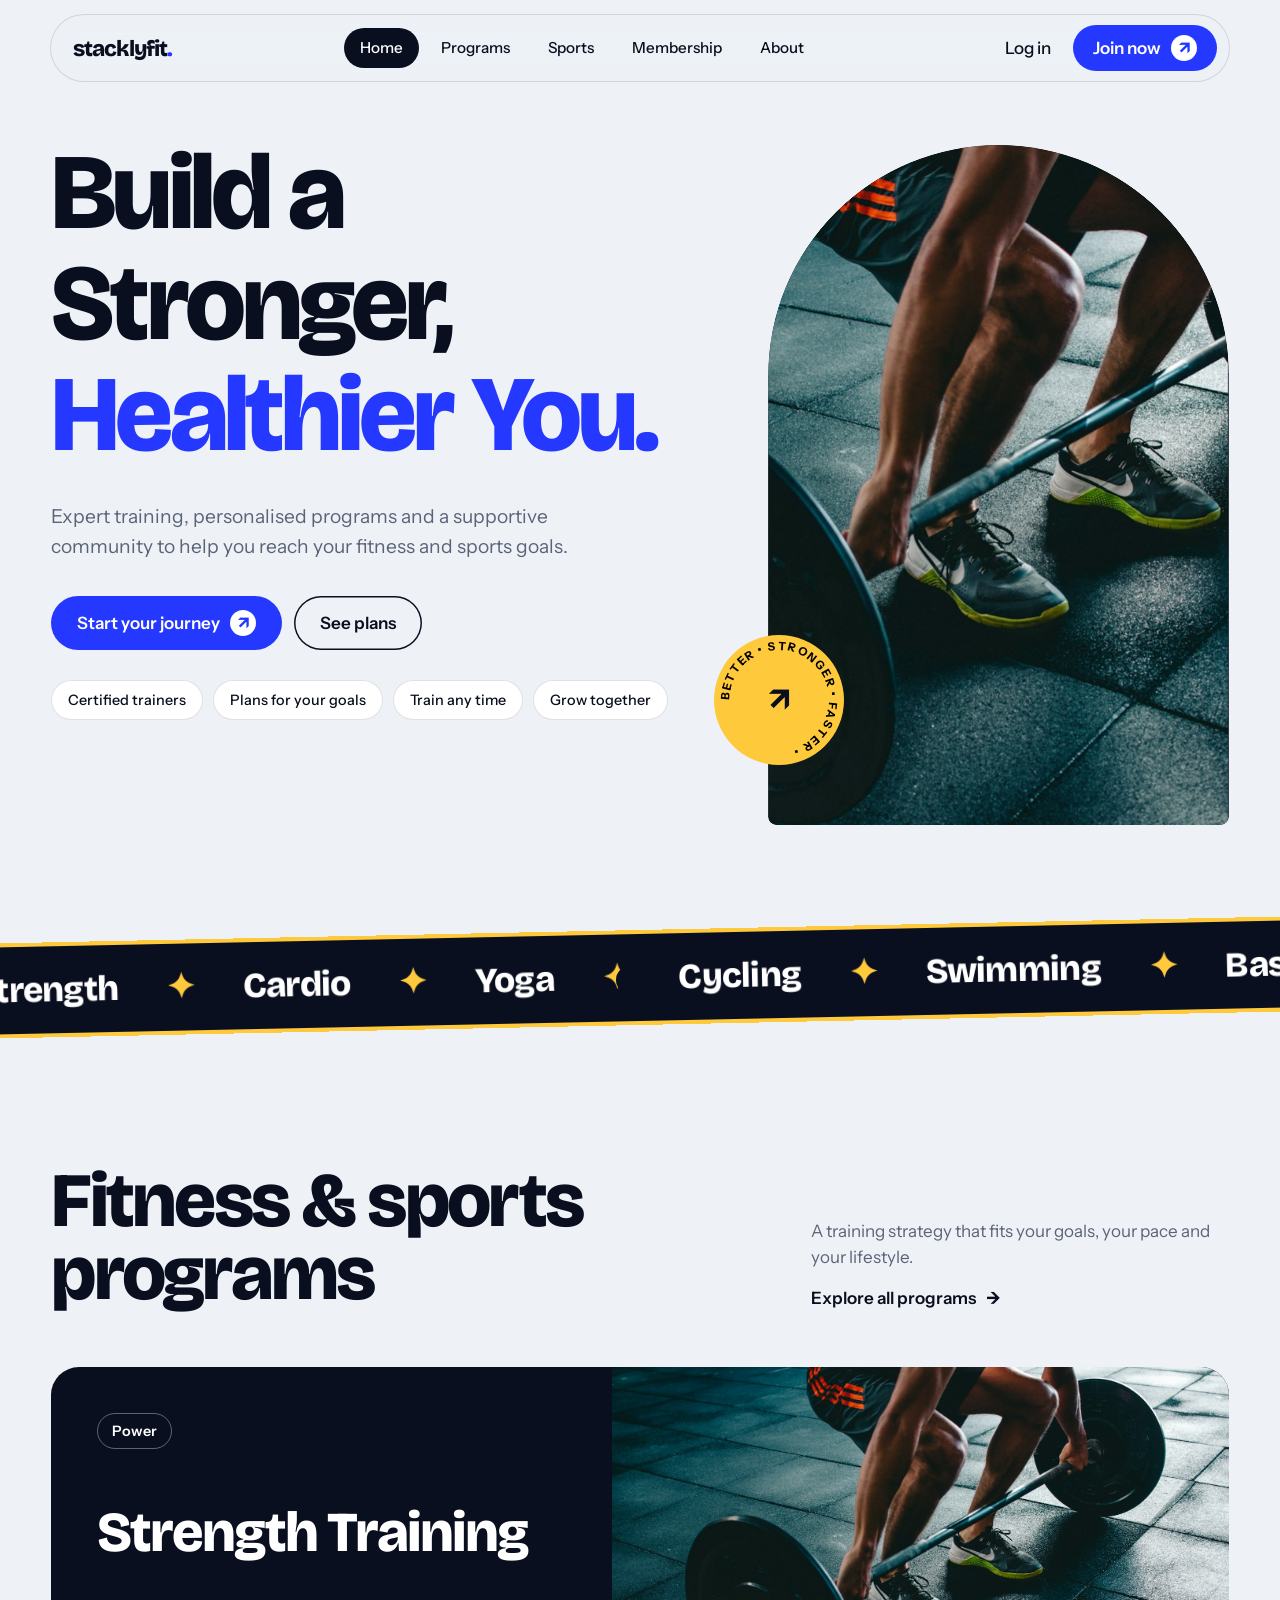
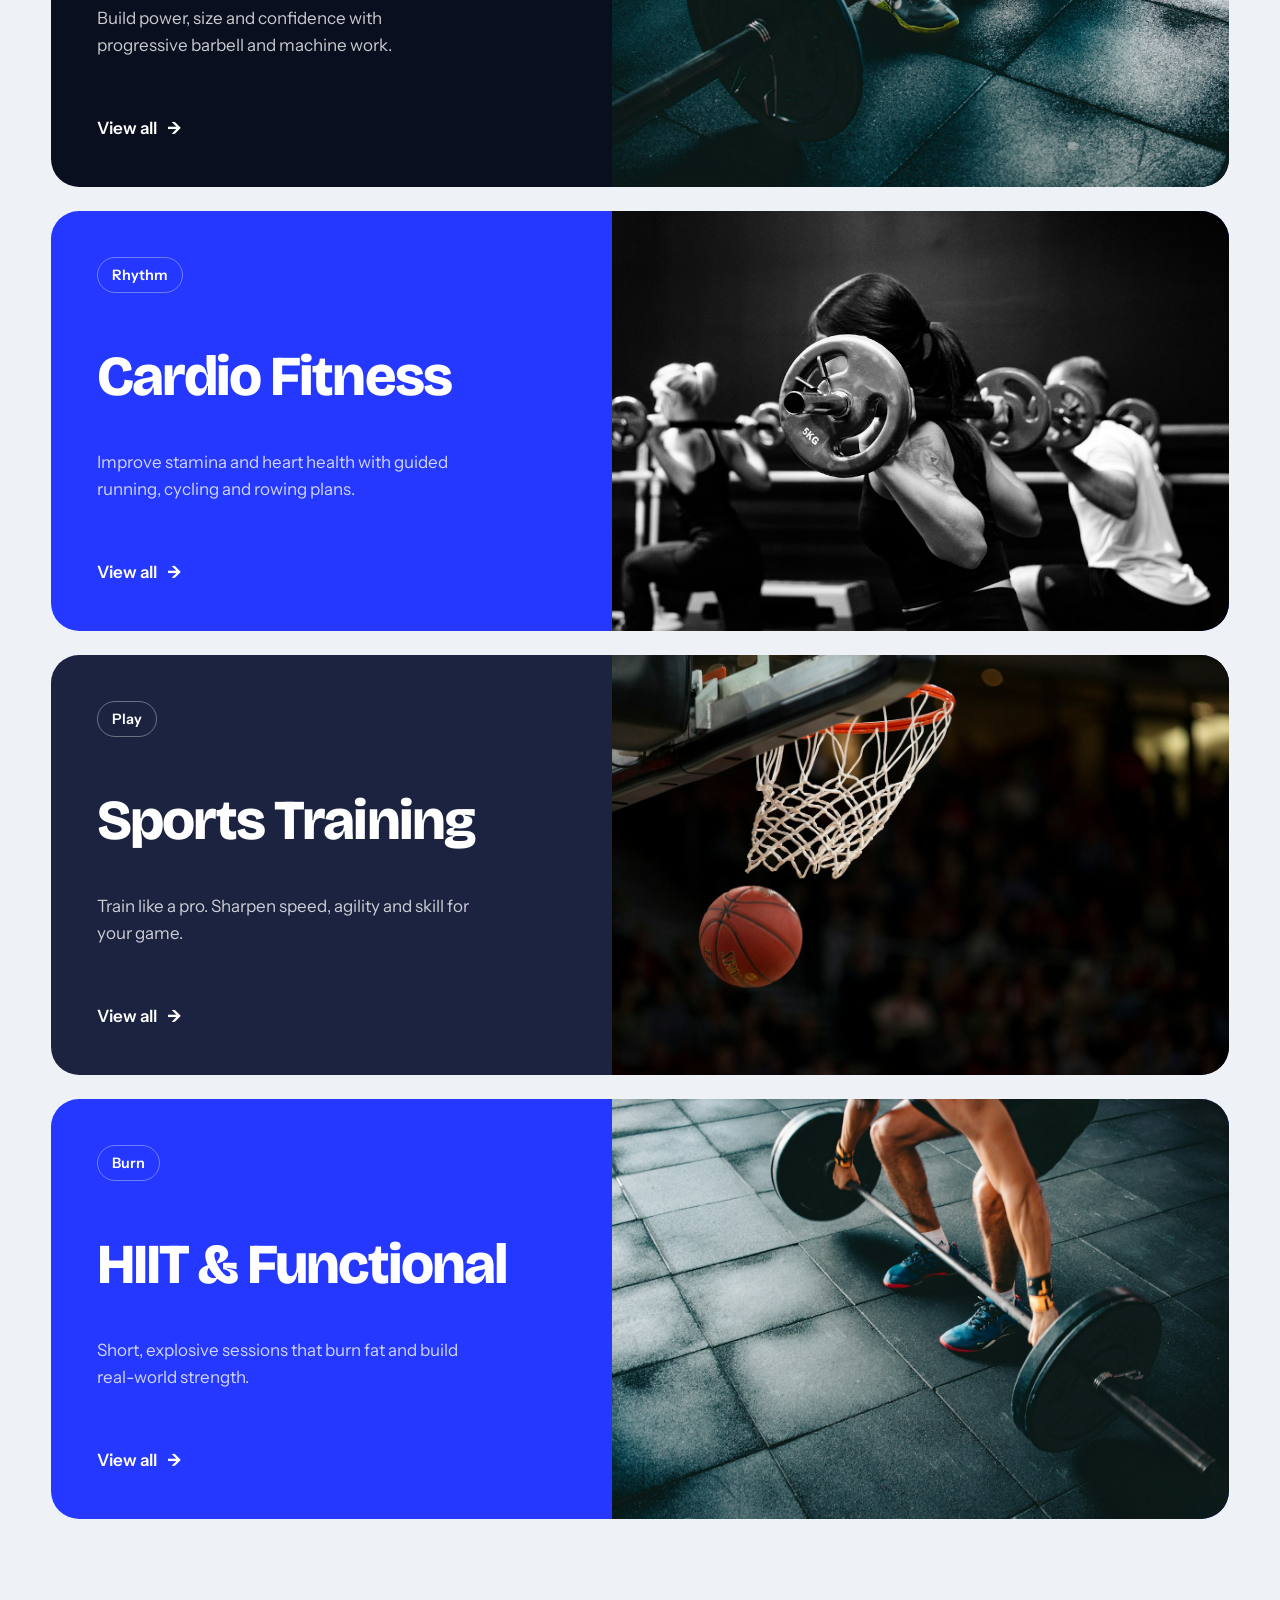
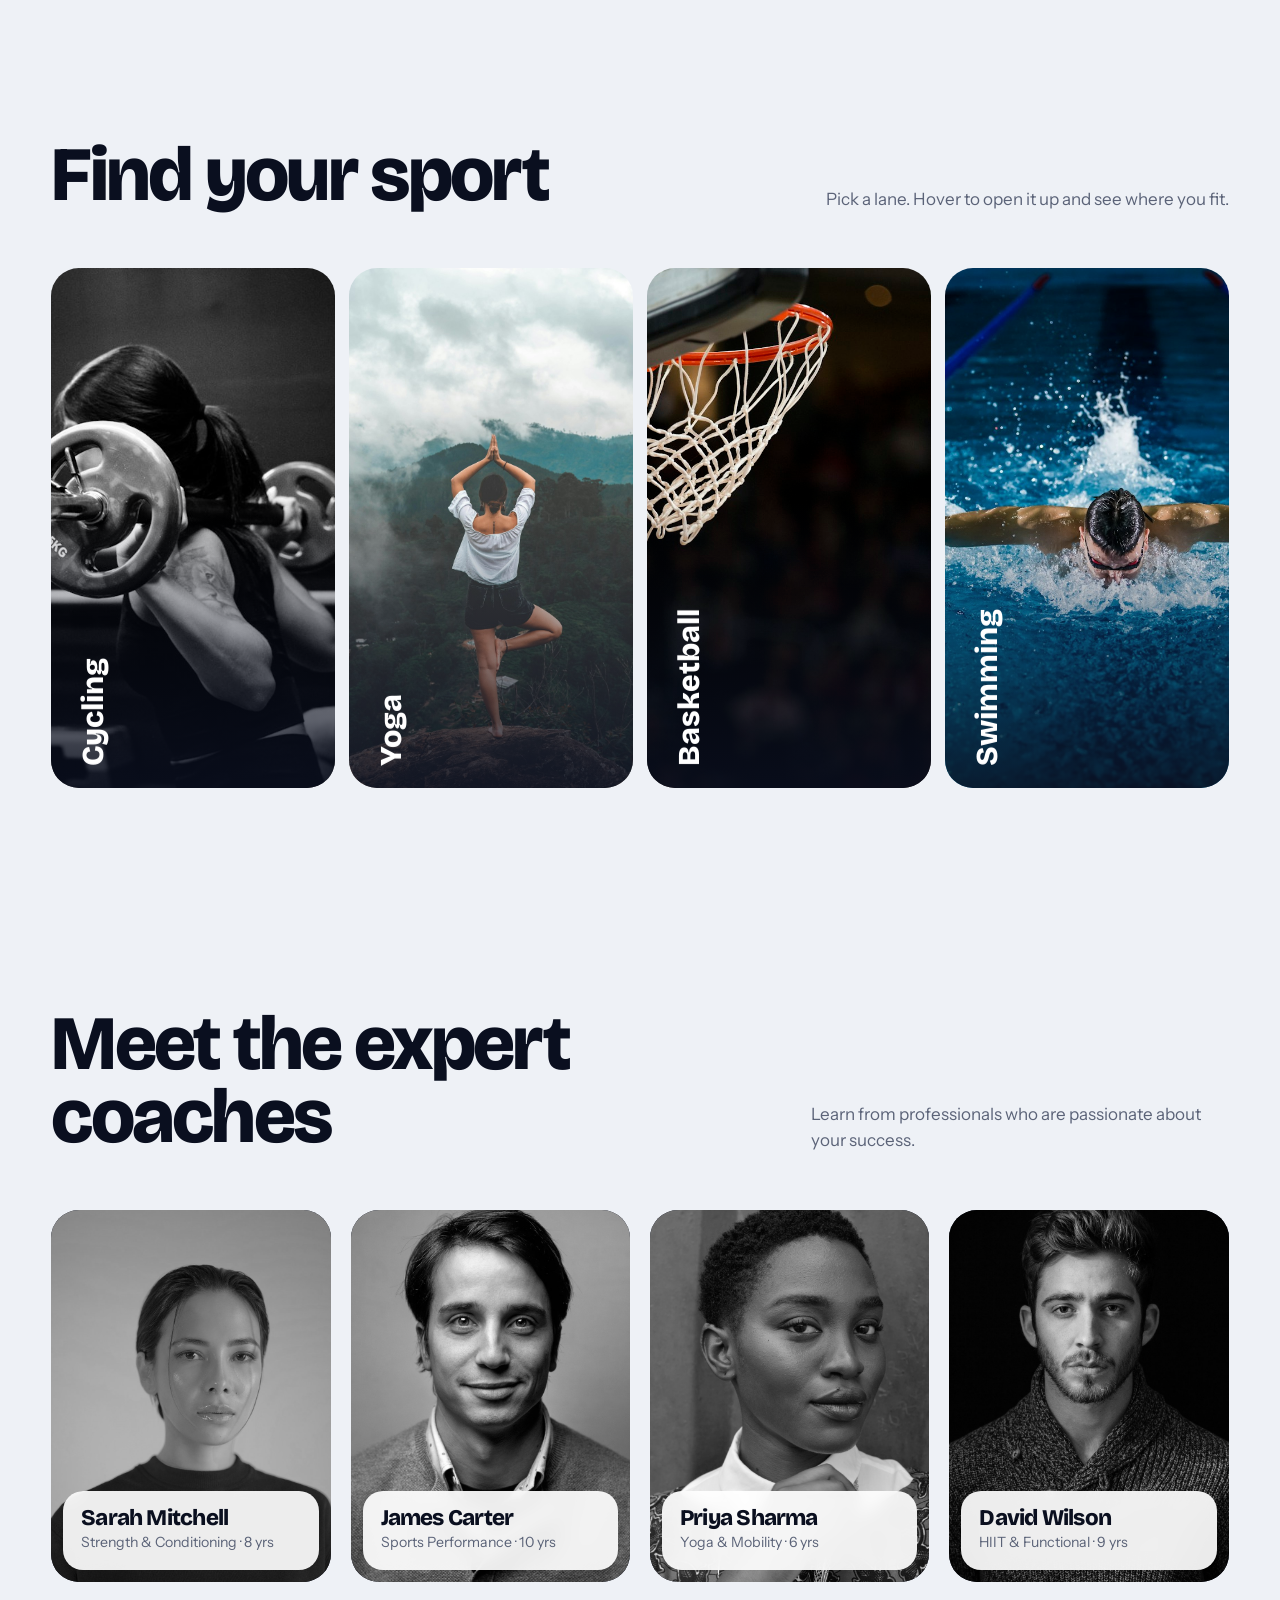
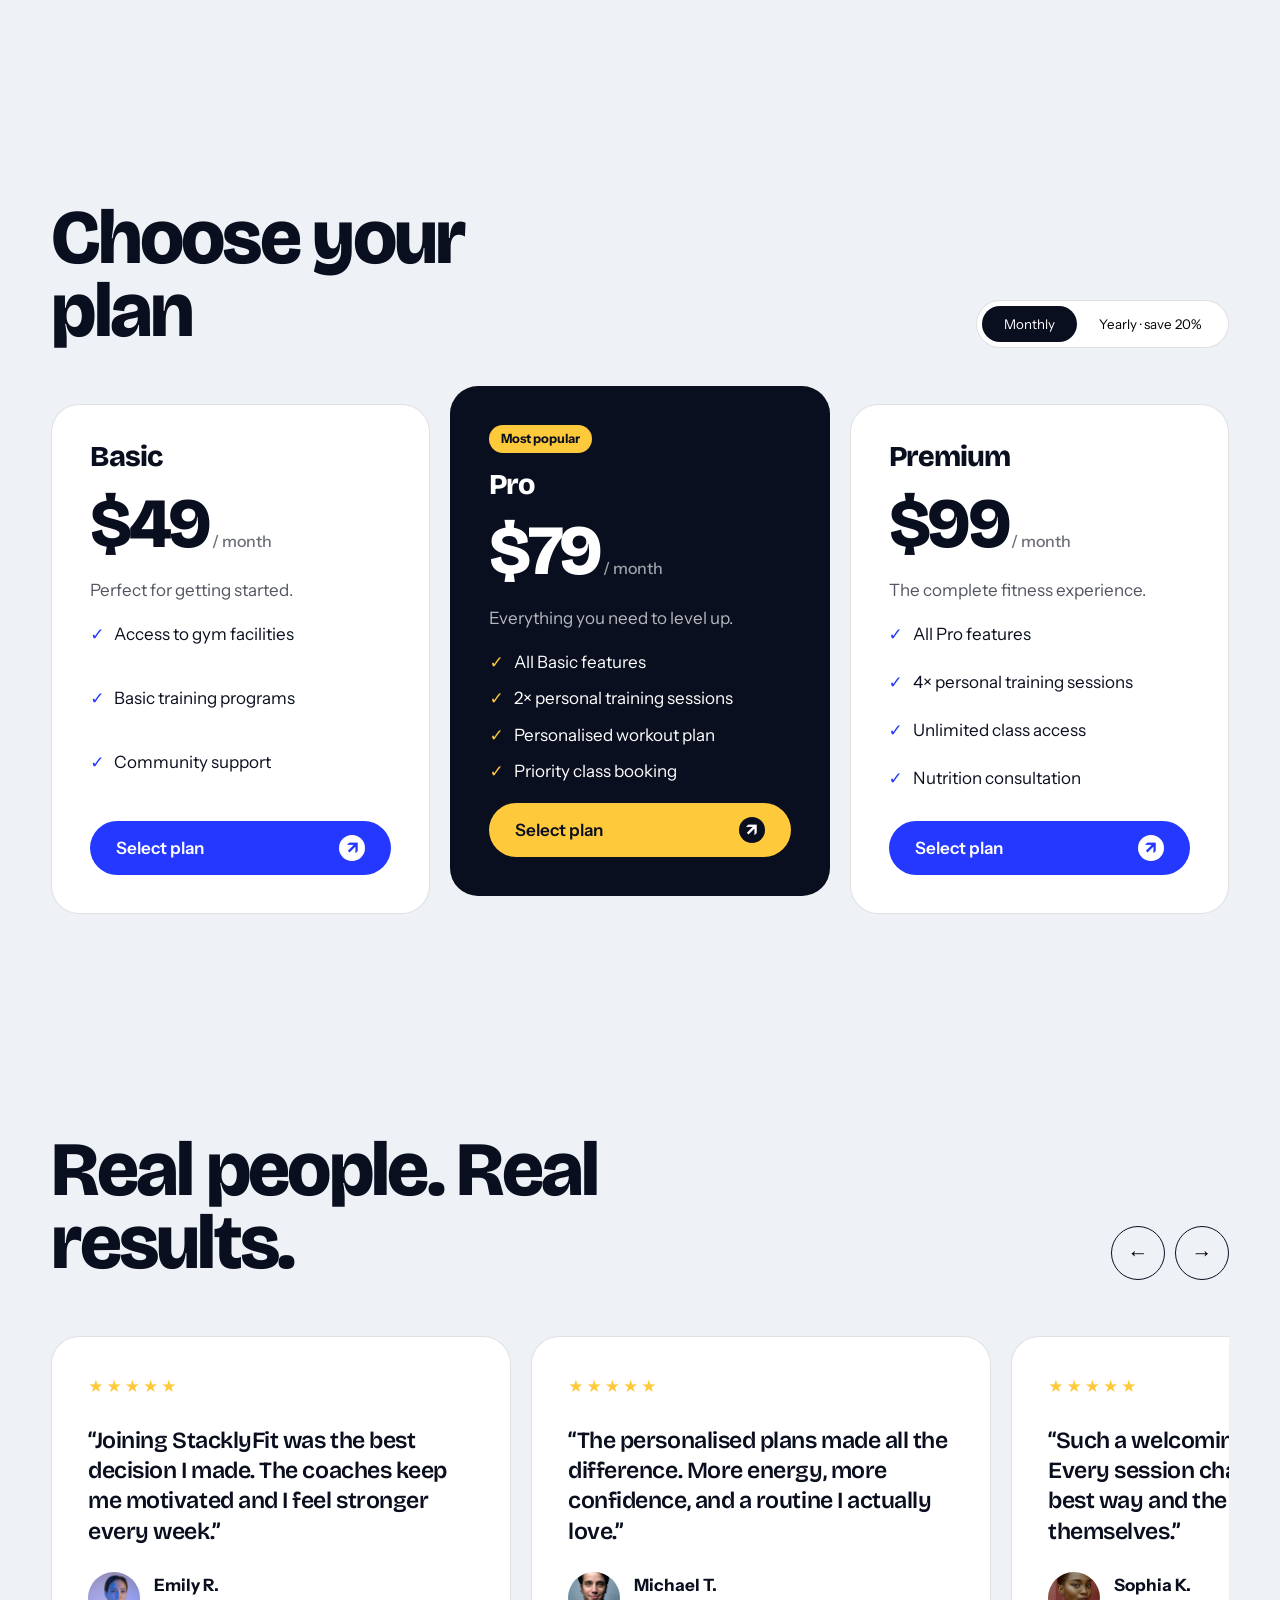
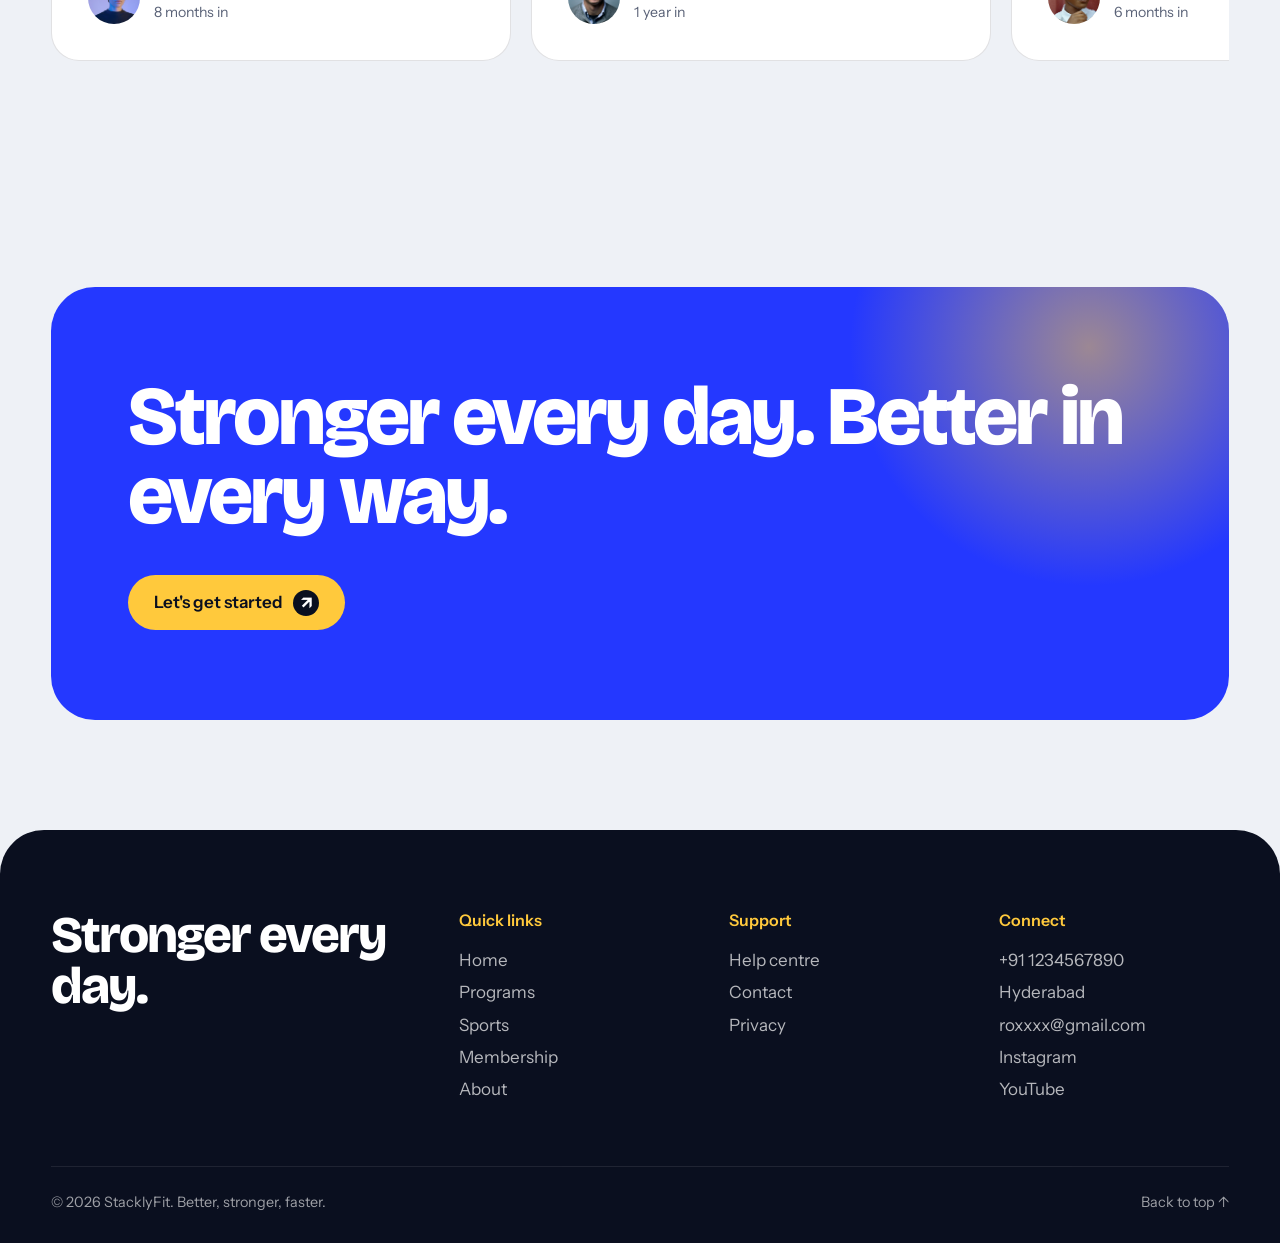
<file: index.html>
<!DOCTYPE html>
<html lang="en">

<head>
  <meta charset="UTF-8">
  <meta name="viewport" content="width=device-width,initial-scale=1">
  <title>StacklyFit &mdash; Build a Stronger, Healthier You</title>
  <link rel="preconnect" href="https://fonts.googleapis.com">
  <link rel="preconnect" href="https://fonts.gstatic.com" crossorigin>
  <link
    href="https://fonts.googleapis.com/css2?family=Bricolage+Grotesque:opsz,wght@12..96,500;12..96,800&family=Instrument+Sans:wght@400;500;600;700&display=swap"
    rel="stylesheet">
  <link rel="stylesheet" href="styles.css">
</head>

<body>
  <div class="curtain" aria-hidden="true"><svg viewBox="0 0 320 60">
      <path d="M0 30h90l16-26 26 52 20-40 14 14h154" />
    </svg></div>
  <header class="site-header">
    <div class="bar"><a class="brand" href="index.html">stacklyfit<i>.</i></a>
      <nav id="nav"><a href="index.html" class="on">Home</a><a href="programs.html">Programs</a><a
          href="sports.html">Sports</a><a href="membership.html">Membership</a><a href="about.html">About</a></nav>
      <div class="acts"><a href="login.html">Log in</a><a class="btn sm" href="login.html">Join now <b>↗</b></a><button
          class="burger" id="burger" aria-label="Menu">☰</button></div>
    </div>
  </header>
  <main>
    <section class="hero" style="padding-bottom:60px">
      <div class="wrap">
        <div>
          <h1 aria-label="Build a Stronger, Healthier You."><span class="line"><span style="--i:0">Build
                a</span></span><span class="line"><span style="--i:1">Stronger,</span></span><span class="line"><span
                style="--i:2">Healthier You.</span></span></h1>
          <p class="lead fade" style="--i:0">Expert training, personalised programs and a supportive community to help
            you reach your fitness and sports goals.</p>
          <div class="fade" style="--i:1;display:flex;gap:12px;flex-wrap:wrap"><a class="btn magnet"
              href="programs.html">Start your journey <b>↗</b></a><a class="btn ghost" href="#plans">See plans</a></div>
          <div class="perks fade" style="--i:2"><span>Certified trainers</span><span>Plans for your
              goals</span><span>Train any time</span><span>Grow together</span></div>
          <svg class="pulse fade" style="--i:3" viewBox="0 0 420 60">
            <path d="M0 30h120l18-26 28 52 22-40 14 14h218" />
          </svg>
        </div>
        <div class="visual">
          <div class="arch"><img data-par
              src="assets/images/hero-strength.jpg"
              alt="Athlete lifting a barbell in the gym" fetchpriority="high"></div>
          <div class="badge fade" style="--i:2"><svg viewBox="0 0 130 130">
              <defs>
                <path id="c" d="M65 65m-50 0a50 50 0 1 1 100 0a50 50 0 1 1-100 0" />
              </defs><text>
                <textPath href="#c">BETTER • STRONGER • FASTER •</textPath>
              </text>
            </svg><b>↗</b></div>
          <div class="chip fade" style="--i:3"><b><span data-count="12400">0</span>+</b><small>active members</small>
          </div>
        </div>
      </div>
    </section>
    <div class="marquee" aria-hidden="true">
      <div class="track">
        <span>Strength</span><i>✦</i><span>Cardio</span><i>✦</i><span>Yoga</span><i>✦</i><span>Cycling</span><i>✦</i><span>Swimming</span><i>✦</i><span>Basketball</span><i>✦</i><span>HIIT</span><i>✦</i><span>Mobility</span><i>✦</i><span>Strength</span><i>✦</i><span>Cardio</span><i>✦</i><span>Yoga</span><i>✦</i><span>Cycling</span><i>✦</i><span>Swimming</span><i>✦</i><span>Basketball</span><i>✦</i><span>HIIT</span><i>✦</i><span>Mobility</span><i>✦</i>
      </div>
    </div>
    <section id="programs">
      <div class="wrap">
        <div class="head">
          <h2>Fitness &amp; sports programs</h2>
          <div>
            <p>A training strategy that fits your goals, your pace and your lifestyle.</p><a class="go"
              href="programs.html" style="margin-top:14px">Explore all programs <b>→</b></a>
          </div>
        </div>
        <div class="stack">
          <article class="prog rv" style="--n:0">
            <div><span class="tag">Power</span>
              <div style="padding:0">
                <h3>Strength Training</h3>
                <p>Build power, size and confidence with progressive barbell and machine work.</p>
              </div><a class="go" href="programs.html">View all <b>→</b></a>
            </div>
            <div class="ph"><img src="assets/images/hero-strength.jpg"
                alt="Athlete performing barbell strength training" loading="lazy" decoding="async"></div>
          </article>
          <article class="prog rv" style="--n:1">
            <div><span class="tag">Rhythm</span>
              <div style="padding:0">
                <h3>Cardio Fitness</h3>
                <p>Improve stamina and heart health with guided running, cycling and rowing plans.</p>
              </div><a class="go" href="programs.html">View all <b>→</b></a>
            </div>
            <div class="ph"><img src="assets/images/cycling.jpg"
                alt="Runner training outdoors for cardio fitness" loading="lazy" decoding="async"></div>
          </article>
          <article class="prog rv" style="--n:2">
            <div><span class="tag">Play</span>
              <div style="padding:0">
                <h3>Sports Training</h3>
                <p>Train like a pro. Sharpen speed, agility and skill for your game.</p>
              </div><a class="go" href="programs.html">View all <b>→</b></a>
            </div>
            <div class="ph"><img src="assets/images/basketball.jpg"
                alt="Basketball player practising on court" loading="lazy" decoding="async"></div>
          </article>
          <article class="prog rv" style="--n:3">
            <div><span class="tag">Burn</span>
              <div style="padding:0">
                <h3>HIIT & Functional</h3>
                <p>Short, explosive sessions that burn fat and build real-world strength.</p>
              </div><a class="go" href="programs.html">View all <b>→</b></a>
            </div>
            <div class="ph"><img src="assets/images/hiit-training.jpg"
                alt="High-intensity functional fitness workout" loading="lazy" decoding="async"></div>
          </article>
        </div>
      </div>
    </section>
    <section id="sports">
      <div class="wrap">
        <div class="head">
          <h2>Find your sport</h2>
          <p>Pick a lane. Hover to open it up and see where you fit.</p>
        </div>
        <div class="sports rv"><a class="sport" href="sports.html" tabindex="0"><img
              src="assets/images/cycling.jpg" alt="Cyclist riding on a mountain road"
              loading="lazy"><span>Cycling</span></a><a class="sport" href="sports.html" tabindex="0"><img
              src="assets/images/yoga.jpg" alt="Yoga practice in a calm studio"
              loading="lazy"><span>Yoga</span></a><a class="sport" href="sports.html" tabindex="0"><img
              src="assets/images/basketball.jpg" alt="Basketball player on court"
              loading="lazy"><span>Basketball</span></a><a class="sport" href="sports.html" tabindex="0"><img
              src="assets/images/swimming.jpg" alt="Swimmer training in a pool"
              loading="lazy"><span>Swimming</span></a></div>
      </div>
    </section>
    <section id="coaches">
      <div class="wrap">
        <div class="head">
          <h2>Meet the expert coaches</h2>
          <p>Learn from professionals who are passionate about your success.</p>
        </div>
        <div class="coaches">
          <article class="coach rv" style="--d:0.0s"><img
              src="assets/images/coach-sarah.jpg" alt="Portrait of strength coach Sarah Mitchell"
              loading="lazy">
            <div>
              <h3>Sarah Mitchell</h3><small>Strength & Conditioning · 8 yrs</small>
            </div>
          </article>
          <article class="coach rv" style="--d:0.1s"><img
              src="assets/images/coach-james.jpg" alt="Portrait of sports performance coach James Carter"
              loading="lazy">
            <div>
              <h3>James Carter</h3><small>Sports Performance · 10 yrs</small>
            </div>
          </article>
          <article class="coach rv" style="--d:0.2s"><img
              src="assets/images/coach-priya.jpg" alt="Portrait of yoga coach Priya Sharma"
              loading="lazy">
            <div>
              <h3>Priya Sharma</h3><small>Yoga & Mobility · 6 yrs</small>
            </div>
          </article>
          <article class="coach rv" style="--d:0.30000000000000004s"><img
              src="assets/images/coach-david.jpg" alt="Portrait of functional fitness coach David Wilson"
              loading="lazy">
            <div>
              <h3>David Wilson</h3><small>HIIT & Functional · 9 yrs</small>
            </div>
          </article>
        </div>
      </div>
    </section>
    <section id="plans">
      <div class="wrap">
        <div class="head">
          <h2>Choose your plan</h2>
          <div class="toggle" id="bill"><button class="on" data-k="m">Monthly</button><button data-k="y">Yearly · save
              20%</button></div>
        </div>
        <div class="plans">
          <article class="plan  rv" style="--d:0.0s">
            <h3 style="font-size:1.8rem">Basic</h3>
            <div class="price"><span data-m="49" data-y="39">$49</span><small> / month</small></div>
            <p style="opacity:.7">Perfect for getting started.</p>
            <ul>
              <li>Access to gym facilities</li>
              <li>Basic training programs</li>
              <li>Community support</li>
            </ul><a class="btn pick" data-plan="Basic" href="login.html">Select plan <b>↗</b></a>
          </article>
          <article class="plan pop rv" style="--d:0.12s"><span class=hot>Most popular</span>
            <h3 style="font-size:1.8rem">Pro</h3>
            <div class="price"><span data-m="79" data-y="63">$79</span><small> / month</small></div>
            <p style="opacity:.7">Everything you need to level up.</p>
            <ul>
              <li>All Basic features</li>
              <li>2× personal training sessions</li>
              <li>Personalised workout plan</li>
              <li>Priority class booking</li>
            </ul><a class="btn pick" data-plan="Pro" href="login.html">Select plan <b>↗</b></a>
          </article>
          <article class="plan  rv" style="--d:0.24s">
            <h3 style="font-size:1.8rem">Premium</h3>
            <div class="price"><span data-m="99" data-y="79">$99</span><small> / month</small></div>
            <p style="opacity:.7">The complete fitness experience.</p>
            <ul>
              <li>All Pro features</li>
              <li>4× personal training sessions</li>
              <li>Unlimited class access</li>
              <li>Nutrition consultation</li>
            </ul><a class="btn pick" data-plan="Premium" href="login.html">Select plan <b>↗</b></a>
          </article>
        </div>
      </div>
    </section>
    <section id="reviews">
      <div class="wrap">
        <div class="head">
          <h2>Real people. Real results.</h2>
          <div style="display:flex;gap:10px"><button class="round" id="prev" aria-label="Previous">←</button><button
              class="round" id="next" aria-label="Next">→</button></div>
        </div>
        <div class="rev" id="rev">
          <article class="quote">
            <div class="stars">★★★★★</div>
            <p>“Joining StacklyFit was the best decision I made. The coaches keep me motivated and I feel stronger every
              week.”</p>
            <div class="who"><img src="assets/images/coach-sarah.jpg"
                alt="">
              <div><b>Emily R.</b><br><small style="color:var(--mute)">8 months in</small></div>
            </div>
          </article>
          <article class="quote">
            <div class="stars">★★★★★</div>
            <p>“The personalised plans made all the difference. More energy, more confidence, and a routine I actually
              love.”</p>
            <div class="who"><img src="assets/images/coach-james.jpg"
                alt="">
              <div><b>Michael T.</b><br><small style="color:var(--mute)">1 year in</small></div>
            </div>
          </article>
          <article class="quote">
            <div class="stars">★★★★★</div>
            <p>“Such a welcoming community. Every session challenges me in the best way and the results speak for
              themselves.”</p>
            <div class="who"><img src="assets/images/coach-priya.jpg"
                alt="">
              <div><b>Sophia K.</b><br><small style="color:var(--mute)">6 months in</small></div>
            </div>
          </article>
        </div>
      </div>
    </section>
    <section style="padding-bottom:0">
      <div class="wrap">
        <div class="cta rv">
          <h2>Stronger every day. Better in every way.</h2><a class="btn" href="login.html">Let's get started
            <b>↗</b></a>
        </div>
      </div>
    </section>
  </main>
  <footer>
    <div class="wrap">
      <div class="fg">
        <div class="big">Stronger every day.</div>
        <div>
          <h4>Quick links</h4><a href="index.html">Home</a><a href="programs.html">Programs</a><a
            href="sports.html">Sports</a><a href="membership.html">Membership</a><a href="about.html">About</a>
        </div>
        <div>
          <h4>Support</h4><a href="mailto:roxxxx@gmail.com">Help centre</a><a
            href="mailto:roxxxx@gmail.com">Contact</a><a href="#">Privacy</a>
        </div>
        <div>
          <h4>Connect</h4><a href="tel:+911234567890">+91 1234567890</a><a href="#">Hyderabad</a><a
            href="mailto:roxxxx@gmail.com">roxxxx@gmail.com</a><a href="#">Instagram</a><a href="#">YouTube</a>
        </div>
      </div>
      <div class="copy"><span>© 2026 StacklyFit. Better, stronger, faster.</span><a href="#" style="opacity:1">Back to top
          ↑</a></div>
    </div>
  </footer>
  <div class="toast" id="toast"></div>
  <script src="script.js"></script>
</body>

</html>
</file>
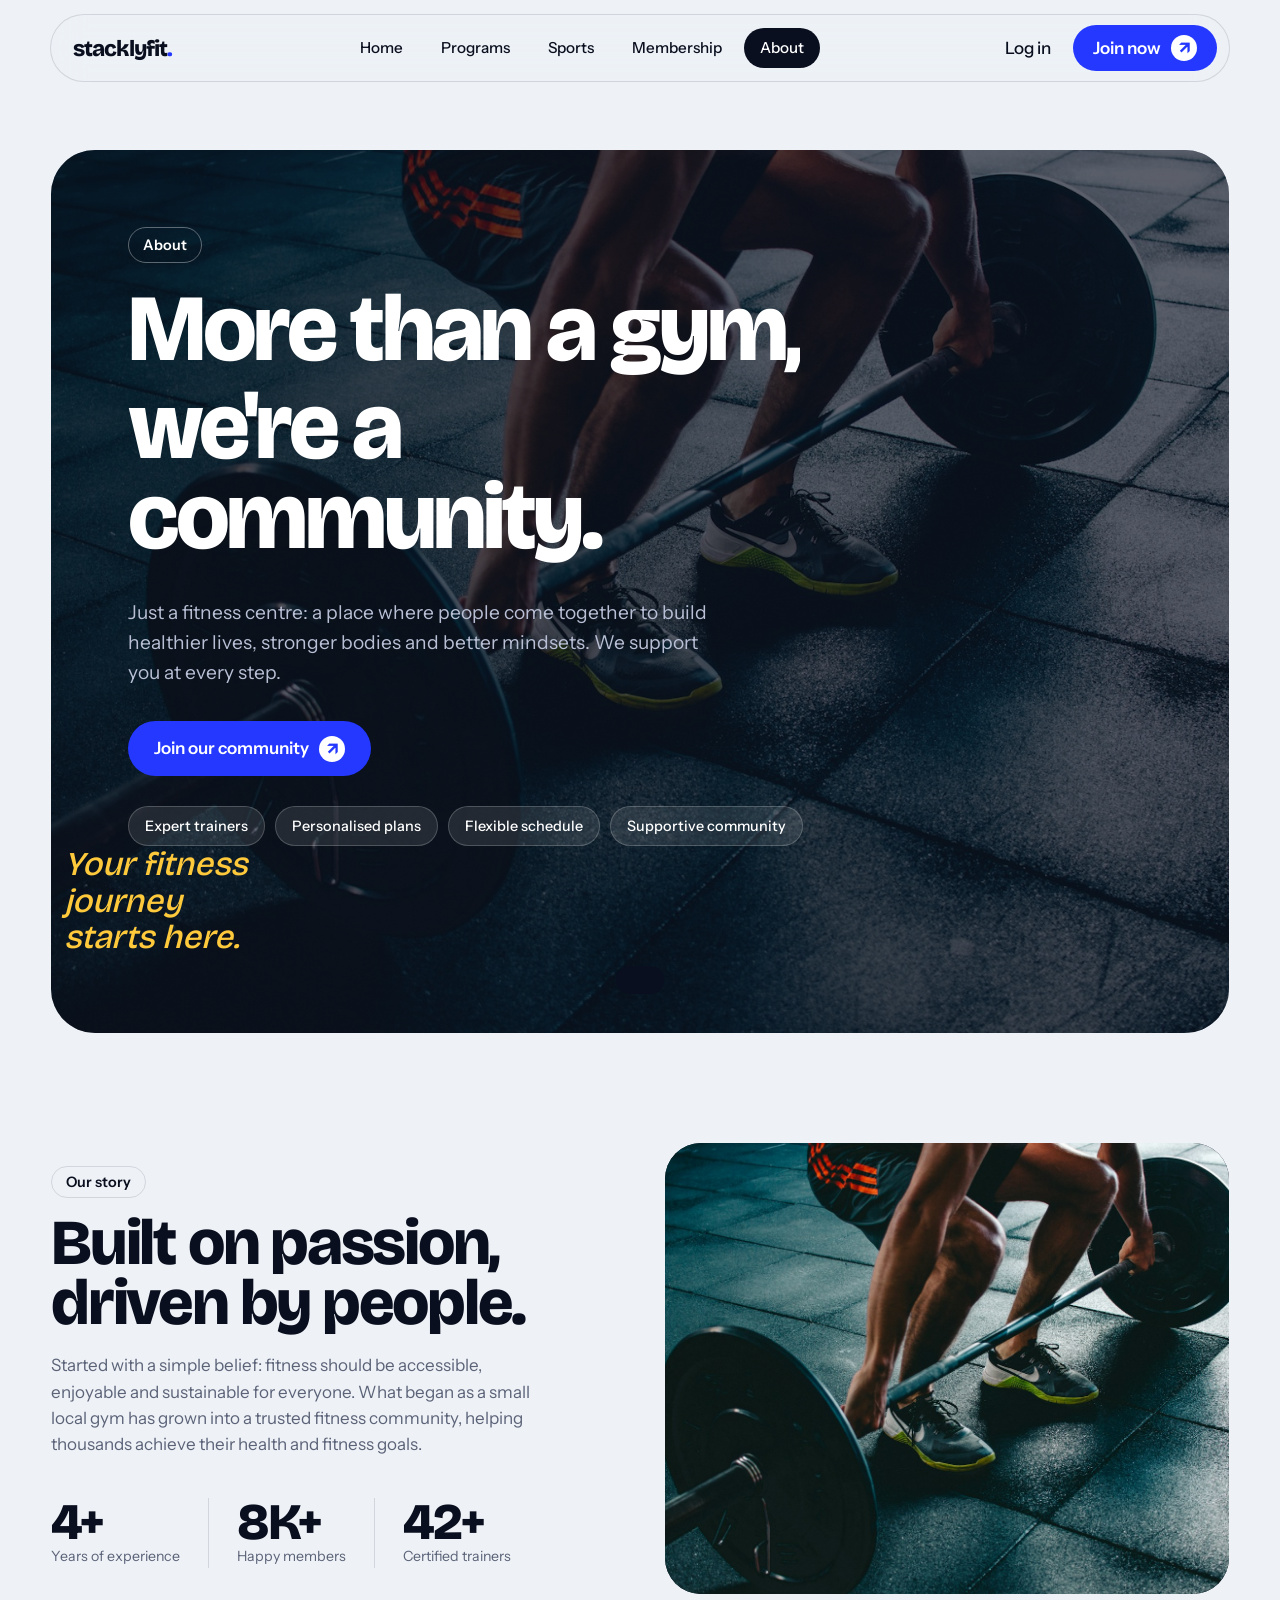
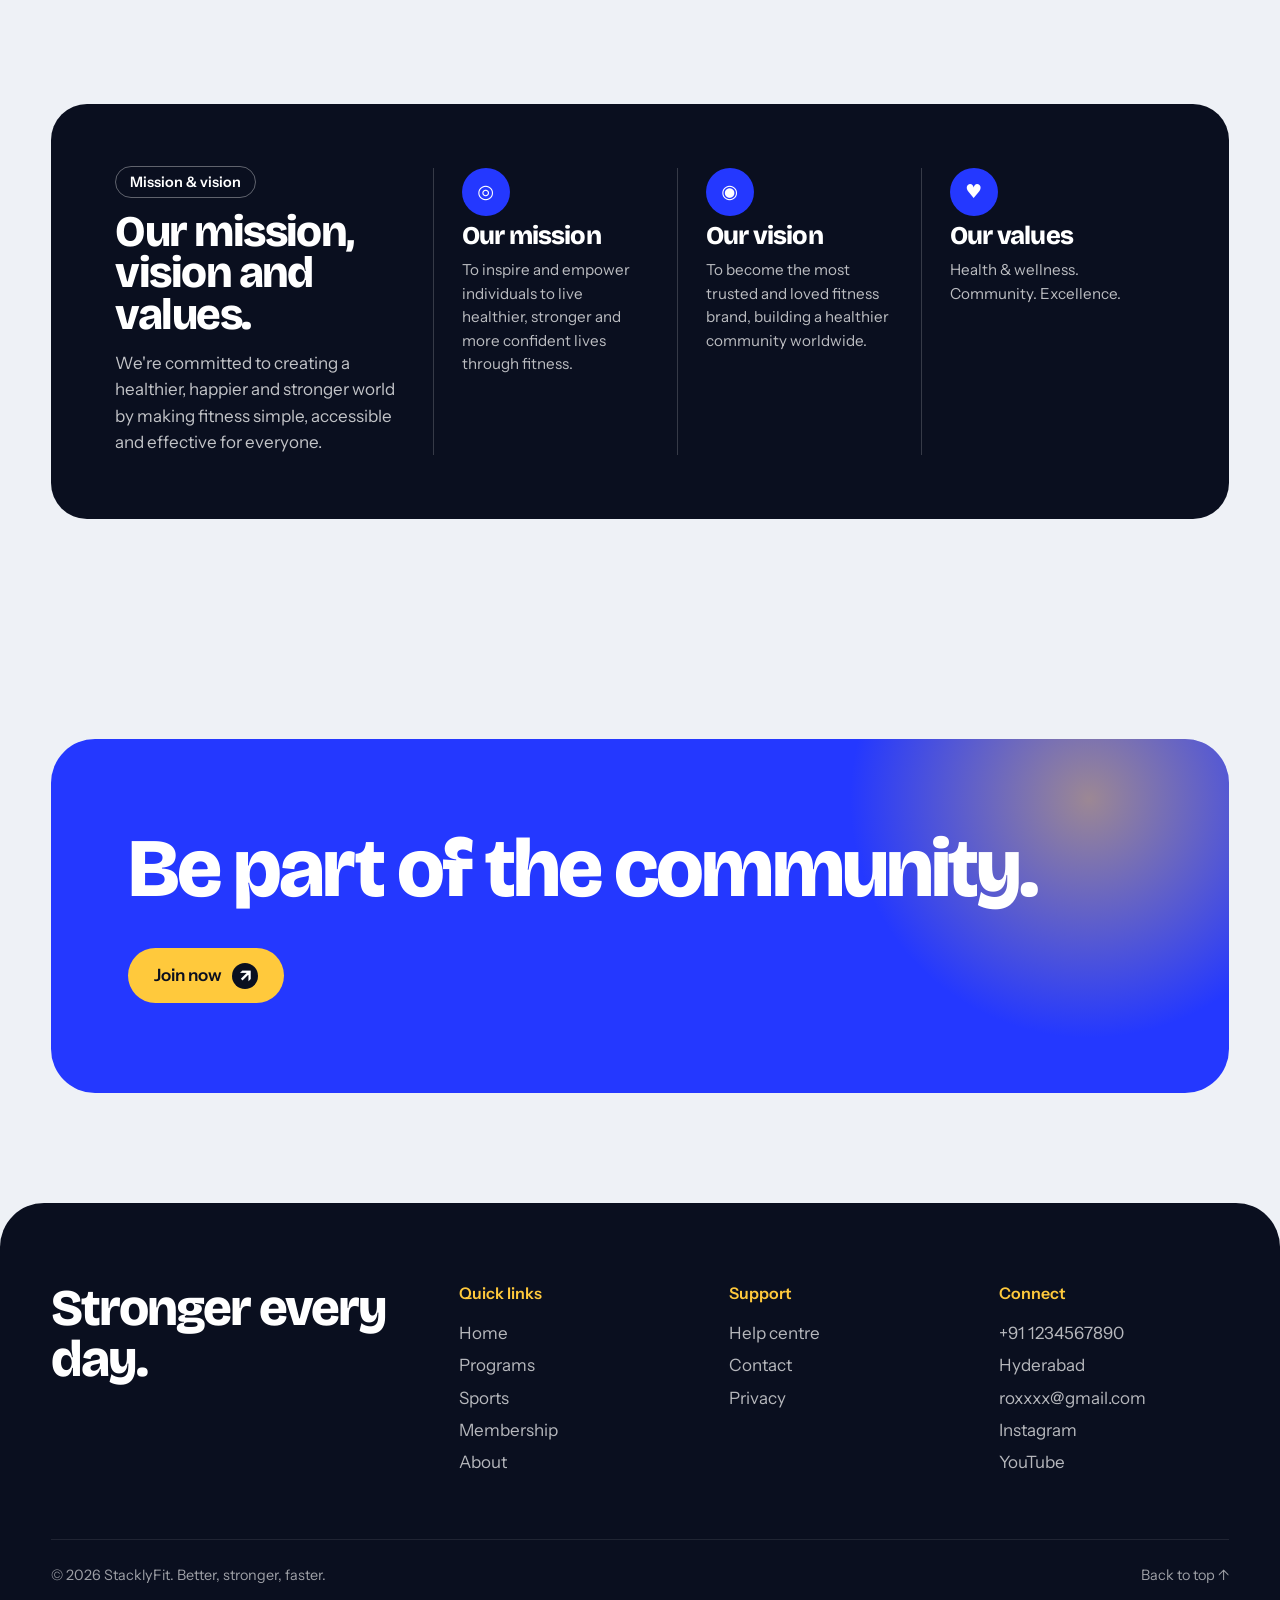
<file: about.html>
<!DOCTYPE html>
<html lang="en">

<head>
    <meta charset="UTF-8">
    <meta name="viewport" content="width=device-width,initial-scale=1">
    <title>About — StacklyFit</title>
    <link rel="preconnect" href="https://fonts.googleapis.com">
    <link rel="preconnect" href="https://fonts.gstatic.com" crossorigin>
    <link
        href="https://fonts.googleapis.com/css2?family=Bricolage+Grotesque:opsz,wght@12..96,500;12..96,800&family=Instrument+Sans:wght@400;500;600;700&display=swap"
        rel="stylesheet">
    <link rel="stylesheet" href="styles.css">
</head>

<body>
    <div class="curtain" aria-hidden="true"><svg viewBox="0 0 320 60">
            <path d="M0 30h90l16-26 26 52 20-40 14 14h154" />
        </svg></div>
    <header class="site-header">
        <div class="bar"><a class="brand" href="index.html">stacklyfit<i>.</i></a>
            <nav id="nav"><a href="index.html">Home</a><a href="programs.html">Programs</a><a
                    href="sports.html">Sports</a><a href="membership.html">Membership</a><a href="about.html"
                    class="on">About</a></nav>
            <div class="acts"><a href="login.html">Log in</a><a class="btn sm" href="login.html">Join now
                    <b>↗</b></a><button class="burger" id="burger" aria-label="Menu">☰</button></div>
        </div>
    </header>
    <main>
        <section class="phero" style="padding-bottom:0">
            <div class="wrap">
                <div class="box">
                    <div class="bg" style="background-image:url(assets/images/hero-strength.jpg)"></div><span
                        class="tag fade" style="--i:0;margin-bottom:22px;align-self:flex-start">About</span>
                    <h1><span class="line"><span style="--i:0">More than a gym,</span></span><span class="line"><span
                                style="--i:1">we're a community.</span></span></h1>
                    <p class="lead fade" style="--i:0">Just a fitness centre: a place where people come together to
                        build healthier lives, stronger bodies and better mindsets. We support you at every step.</p>
                    <div class="fade" style="--i:1"><a class="btn magnet" href="login.html">Join our community
                            <b>↗</b></a></div>
                    <div class="perks fade" style="--i:2"><span>Expert trainers</span><span>Personalised
                            plans</span><span>Flexible schedule</span><span>Supportive community</span></div>
                    <div class="note fade" style="--i:3">Your fitness journey starts here.</div>
                </div>
            </div>
        </section>
        <section>
            <div class="wrap">
                <div class="split">
                    <div><span class="tag" style="border-color:var(--line)">Our story</span>
                        <h2 class="rv" style="font-size:clamp(2.4rem,5vw,4.4rem);margin:18px 0">Built on passion, driven
                            by people.</h2>
                        <p class="rv" style="color:var(--mute);max-width:46ch">Started with a simple belief: fitness
                            should be accessible, enjoyable and sustainable for everyone. What began as a small local
                            gym has grown into a trusted fitness community, helping thousands achieve their health and
                            fitness goals.</p>
                        <div class="stats">
                            <div class="st rv" style="--d:0.0s"><span class="display"><span
                                        data-scount="5">0</span>+</span><small>Years of experience</small></div>
                            <div class="st rv" style="--d:0.1s"><span class="display"><span
                                        data-scount="10">0</span>K+</span><small>Happy members</small></div>
                            <div class="st rv" style="--d:0.2s"><span class="display"><span
                                        data-scount="50">0</span>+</span><small>Certified trainers</small></div>
                        </div>
                    </div>
                    <div class="photo rv"><img data-par src="assets/images/hero-strength.jpg"
                            alt="Coach and member training" loading="lazy"></div>
                </div>
            </div>
        </section>
        <section style="padding-top:0">
            <div class="wrap">
                <div class="mvband">
                    <div class="rv"><span class="tag">Mission & vision</span>
                        <h2 style="margin-top:18px">Our mission, vision and values.</h2>
                        <p style="opacity:.75;margin-top:14px">We're committed to creating a healthier, happier and
                            stronger world by making fitness simple, accessible and effective for everyone.</p>
                    </div>
                    <div class="mv rv" style="--d:0.0s"><span class="ic">◎</span>
                        <h3>Our mission</h3>
                        <p>To inspire and empower individuals to live healthier, stronger and more confident lives
                            through fitness.</p>
                    </div>
                    <div class="mv rv" style="--d:0.12s"><span class="ic">◉</span>
                        <h3>Our vision</h3>
                        <p>To become the most trusted and loved fitness brand, building a healthier community worldwide.
                        </p>
                    </div>
                    <div class="mv rv" style="--d:0.24s"><span class="ic">♥</span>
                        <h3>Our values</h3>
                        <p>Health & wellness. Community. Excellence.</p>
                    </div>
                </div>
            </div>
        </section>
        <section style="padding-bottom:0">
            <div class="wrap">
                <div class="cta rv">
                    <h2>Be part of the community.</h2><a class="btn" href="login.html">Join now <b>↗</b></a>
                </div>
            </div>
        </section>
    </main>
    <footer>
        <div class="wrap">
            <div class="fg">
                <div class="big">Stronger every day.</div>
                <div>
                    <h4>Quick links</h4><a href="index.html">Home</a><a href="programs.html">Programs</a><a
                        href="sports.html">Sports</a><a href="membership.html">Membership</a><a
                        href="about.html">About</a>
                </div>
                <div>
                    <h4>Support</h4><a href="mailto:roxxxx@gmail.com">Help centre</a><a
                        href="mailto:roxxxx@gmail.com">Contact</a><a href="#">Privacy</a>
                </div>
                <div>
                    <h4>Connect</h4><a href="tel:+911234567890">+91 1234567890</a><a href="#">Hyderabad</a><a
                        href="mailto:roxxxx@gmail.com">roxxxx@gmail.com</a><a href="#">Instagram</a><a
                        href="#">YouTube</a>
                </div>
            </div>
            <div class="copy"><span>© 2026 StacklyFit. Better, stronger, faster.</span><a href="#"
                    style="opacity:1">Back to top ↑</a></div>
        </div>
    </footer>
    <div class="toast" id="toast"></div>
    <script src="script.js"></script>
</body>

</html>
</file>
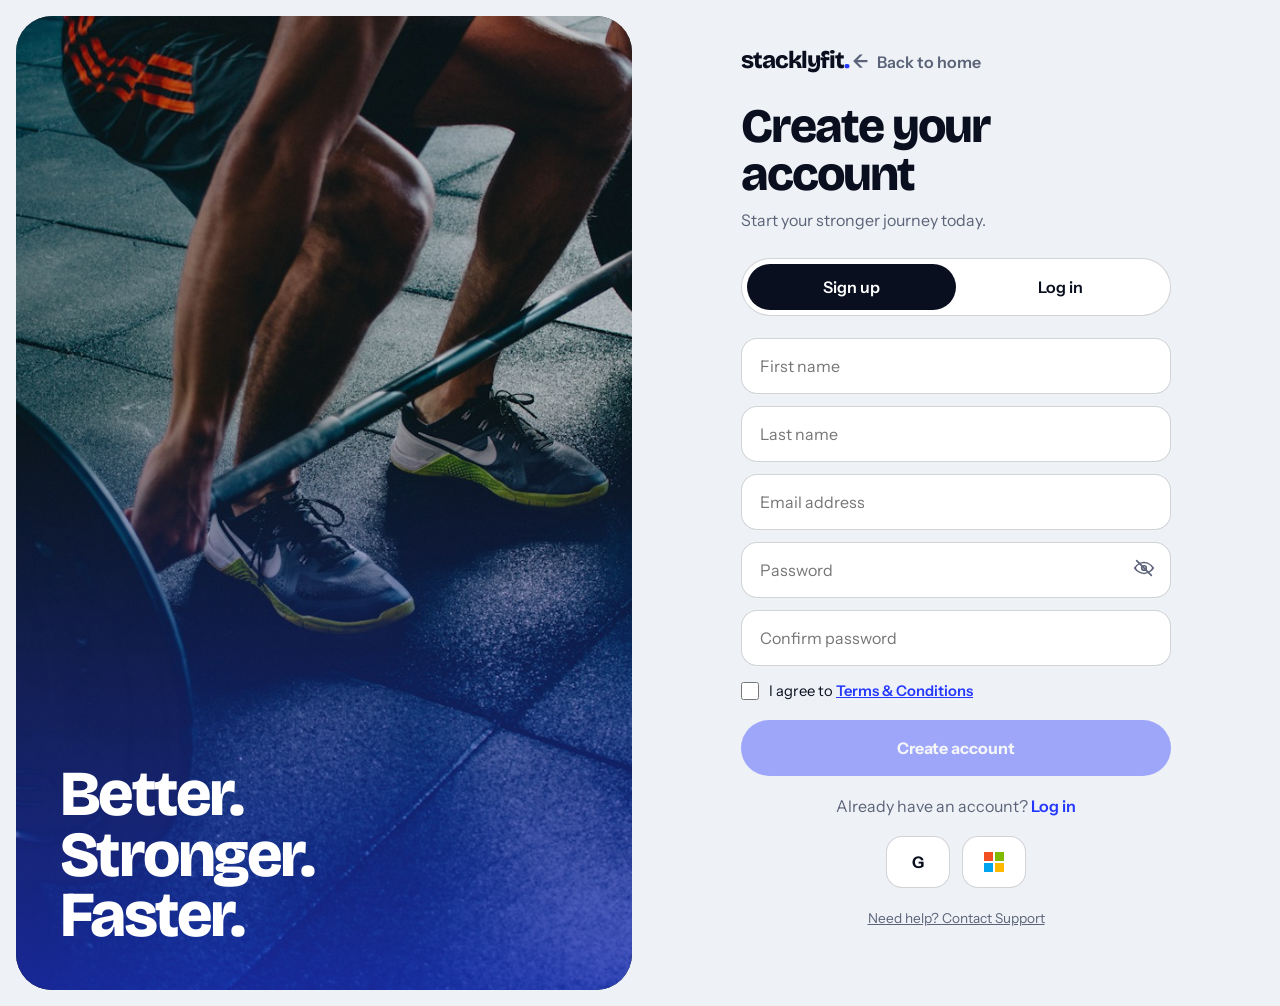
<file: login.html>
<!DOCTYPE html>
<html lang="en">
<head>
  <meta charset="UTF-8">
  <meta name="viewport" content="width=device-width, initial-scale=1.0">
  <meta name="theme-color" content="#808080">
  <title>Sign up — StacklyFit</title>
  <link rel="preconnect" href="https://fonts.googleapis.com">
  <link rel="preconnect" href="https://fonts.gstatic.com" crossorigin>
  <link href="https://fonts.googleapis.com/css2?family=Bricolage+Grotesque:opsz,wght@12..96,800&family=Instrument+Sans:wght@400;500;600;700&display=swap" rel="stylesheet">
  <link rel="stylesheet" href="login.css">
</head>
<body>
    <main class="auth-shell">
    <aside class="visual-panel" aria-label="Athlete training">
      <img src="assets/images/hero-strength.jpg" alt="">
      <p class="vq">Better.<br>Stronger.<br>Faster.</p>
    </aside>

    <section class="auth-panel" aria-labelledby="formTitle">
      <div class="auth-content">
        <a class="home-brand" href="index.html">stacklyfit<i>.</i></a>
        <a class="back-home" href="index.html" aria-label="Back to home page"><span aria-hidden="true">&larr;</span> Back to home</a>
        <header class="auth-heading">
          <h1 id="formTitle">Welcome Back</h1>
          <p id="formSubtitle">Sign up to continue to your account</p>
        </header>

        <div class="auth-tabs" role="tablist" aria-label="Account access">
          <button class="tab active" id="signupTab" type="button" role="tab" aria-selected="true">Sign up</button>
          <button class="tab" id="loginTab" type="button" role="tab" aria-selected="false">Log in</button>
        </div>

        <form id="authForm" novalidate>
          <div class="field" id="firstNameField">
            <label class="visually-hidden" for="firstName">First name</label>
            <input id="firstName" name="firstName" type="text" placeholder="First name" autocomplete="given-name">
            <small class="error"></small>
          </div>
          <div class="field" id="lastNameField">
            <label class="visually-hidden" for="lastName">Last name</label>
            <input id="lastName" name="lastName" type="text" placeholder="Last name" autocomplete="family-name">
            <small class="error"></small>
          </div>
          <div class="field">
            <label class="visually-hidden" for="email">Email address</label>
            <input id="email" name="email" type="email" placeholder="Email address" autocomplete="email">
            <small class="error"></small>
          </div>
          <div class="field password-field">
            <label class="visually-hidden" for="password">Password</label>
            <input id="password" name="password" type="password" placeholder="Password" autocomplete="new-password">
            <button class="show-password" id="togglePassword" type="button" aria-label="Show password" title="Show password">
              <svg viewBox="0 0 24 24" aria-hidden="true"><path d="M2 12s3.6-6 10-6 10 6 10 6-3.6 6-10 6S2 12 2 12Z"/><circle cx="12" cy="12" r="2.5"/><path class="slash" d="m4 4 16 16"/></svg>
            </button>
            <small class="error"></small>
          </div>
          <div class="field" id="confirmField">
            <label class="visually-hidden" for="confirmPassword">Confirm password</label>
            <input id="confirmPassword" name="confirmPassword" type="password" placeholder="Confirm password" autocomplete="new-password">
            <small class="error"></small>
          </div>

          <div class="form-options" id="signupOptions">
            <label class="terms"><input type="checkbox" id="terms"><span>I agree to <a href="#terms">Terms &amp; Conditions</a></span></label>
          </div>
          <div class="form-options login-options" id="loginOptions" hidden>
            <label class="terms"><input type="checkbox" id="remember"><span>Remember me</span></label>
            <button class="link-button" type="button" id="forgotButton">Forgot password?</button>
          </div>

          <button class="submit-button" type="submit" id="submitButton" disabled>Create Account</button>
          <p class="switch-copy" id="switchCopy">Already have an account? <button type="button" class="inline-link" id="switchLink">Log in</button></p>
        </form>

        <div class="social-buttons" aria-label="Other sign-up options">
          <button type="button" class="social-button" aria-label="Continue with Google" data-provider="Google"><span class="google-g">G</span></button>
          <button type="button" class="social-button" aria-label="Continue with Microsoft" data-provider="Microsoft"><span class="microsoft-mark" aria-hidden="true"><i></i><i></i><i></i><i></i></span></button>
        </div>
        <p class="support-copy"><a href="mailto:support@stacklyfit.fit">Need help? Contact Support</a></p>
        <p class="form-message" id="formMessage" role="status" aria-live="polite"></p>
      </div>
    </section>
  </main>
  <script src="login.js"></script>
</body>
</html>
</file>
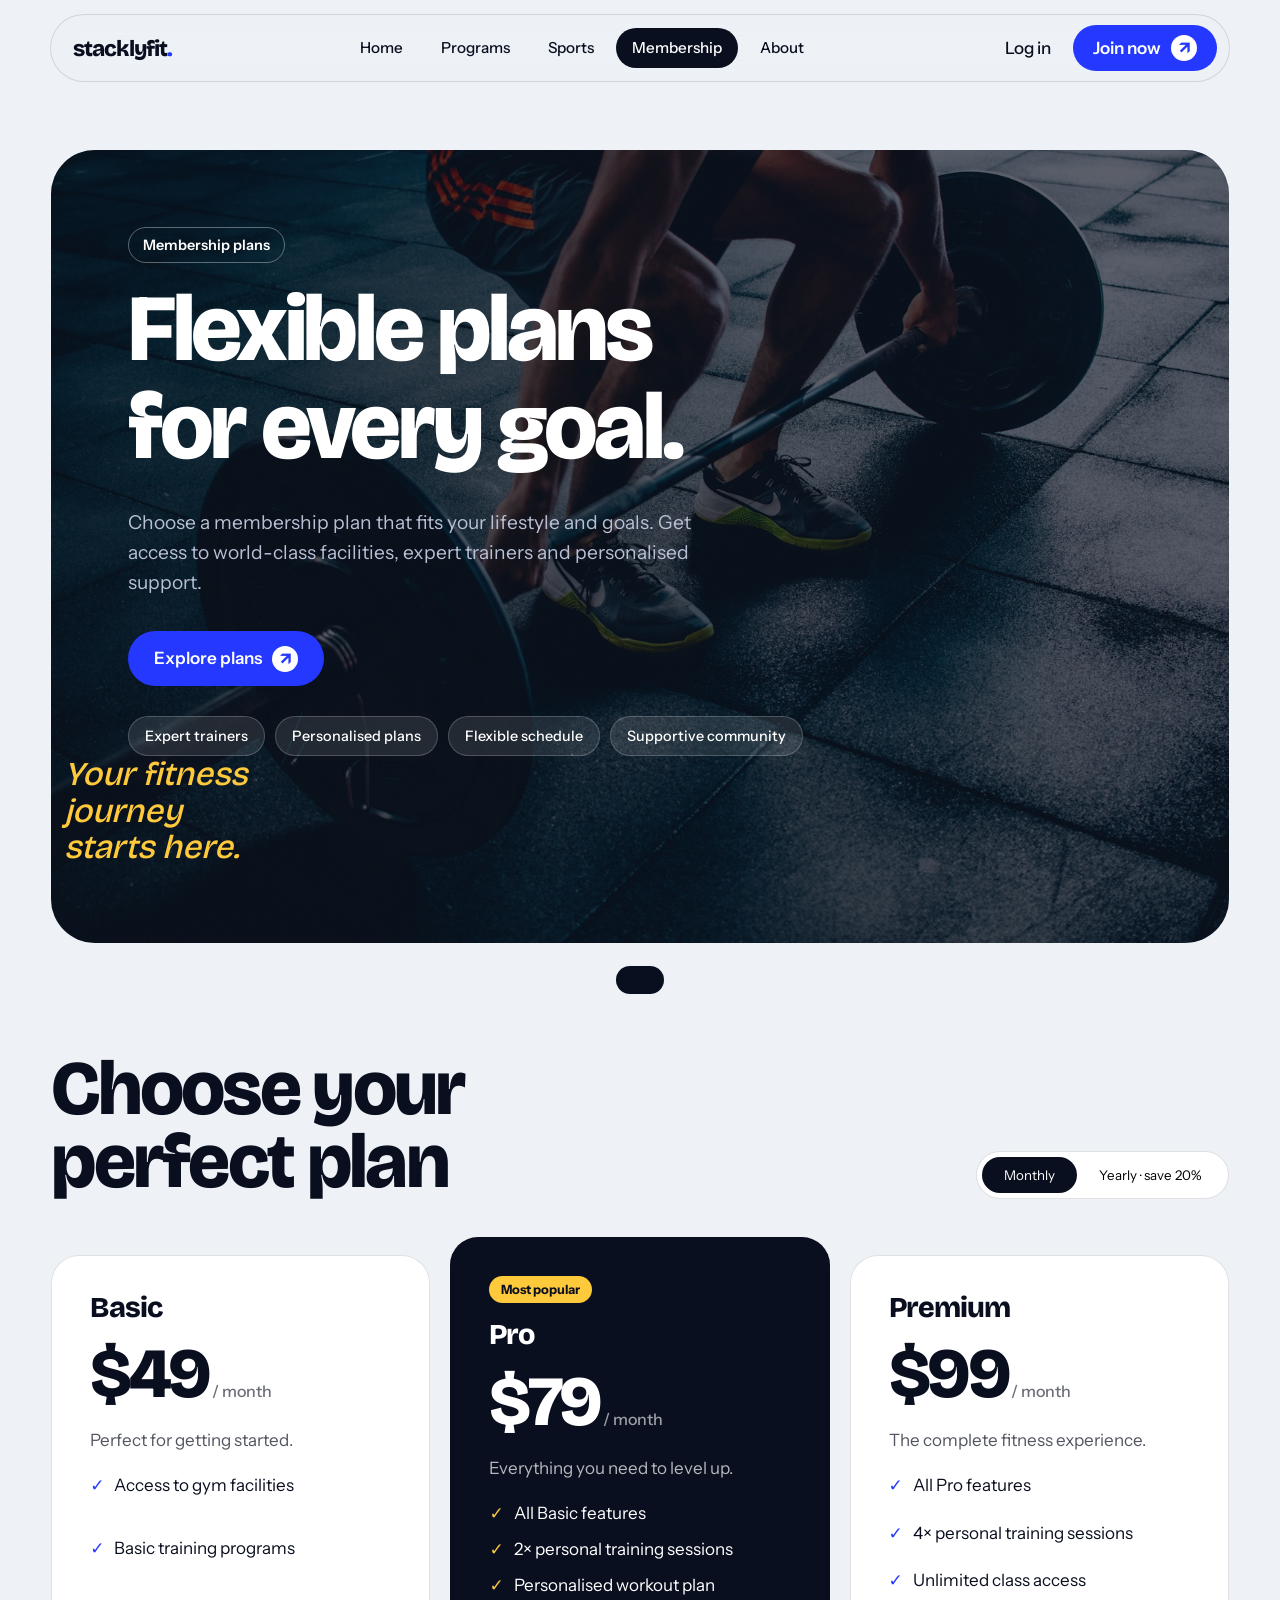
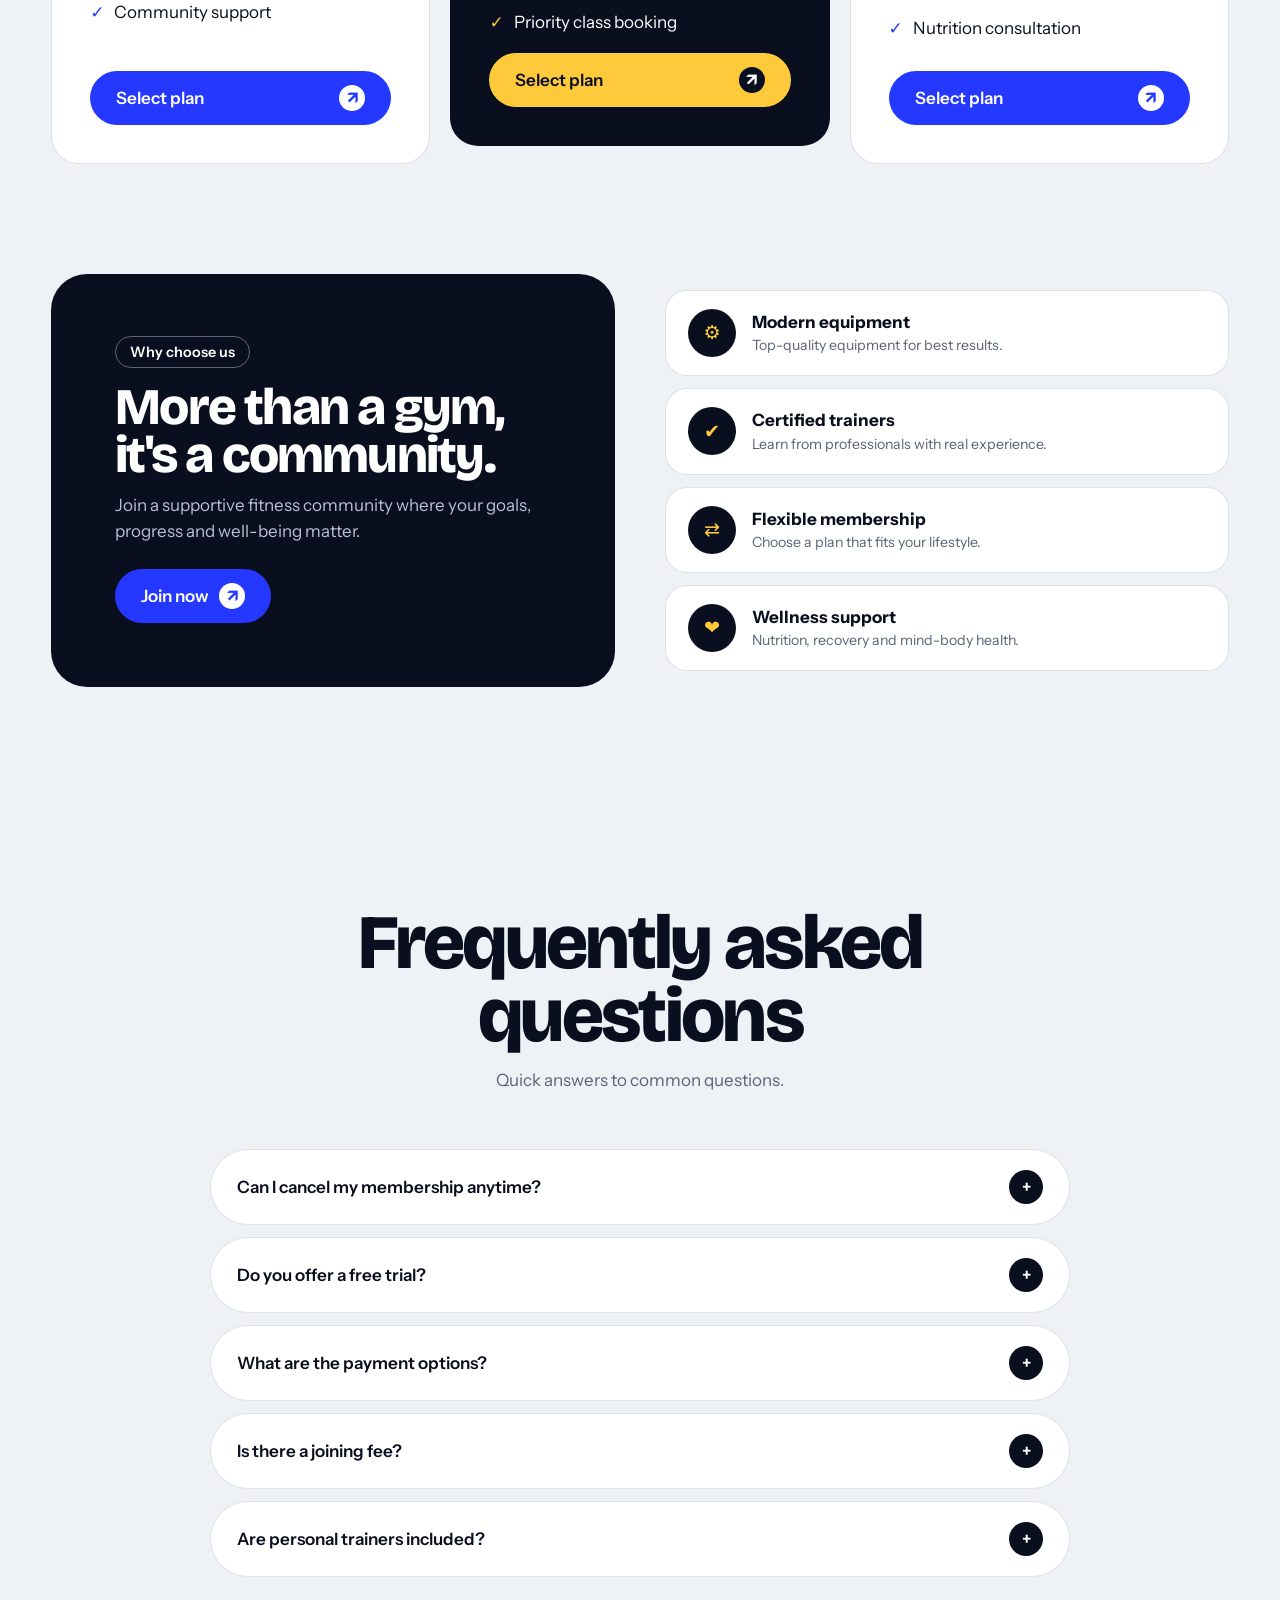
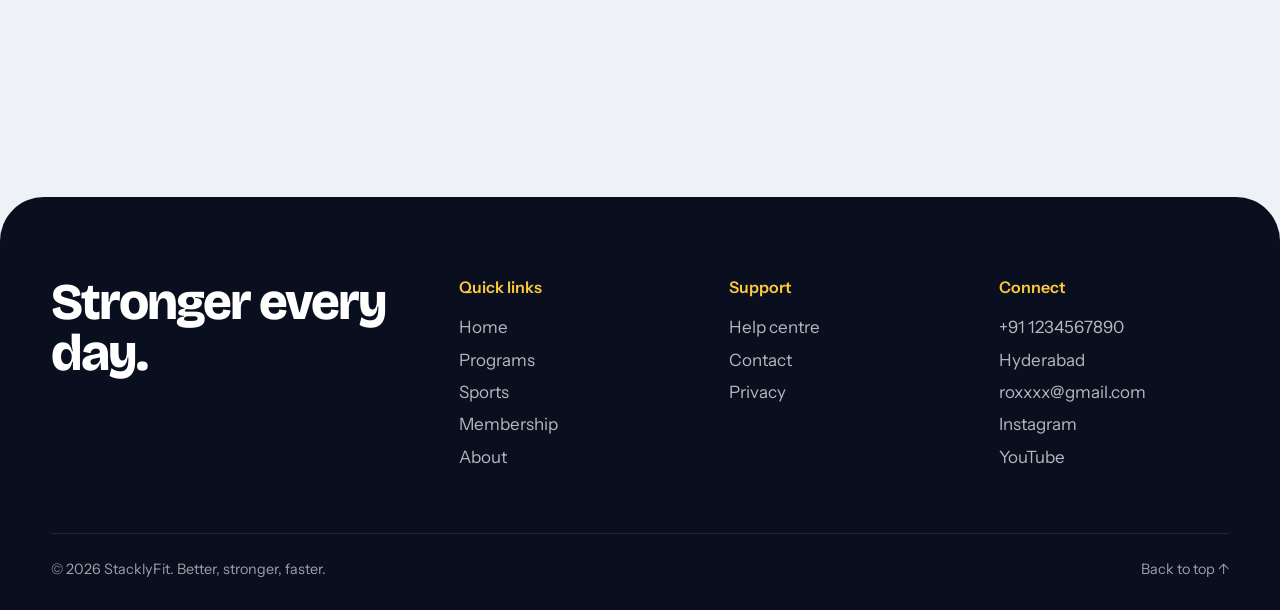
<file: membership.html>
<!DOCTYPE html>
<html lang="en">

<head>
    <meta charset="UTF-8">
    <meta name="viewport" content="width=device-width,initial-scale=1">
    <title>Membership — StacklyFit</title>
    <link rel="preconnect" href="https://fonts.googleapis.com">
    <link rel="preconnect" href="https://fonts.gstatic.com" crossorigin>
    <link
        href="https://fonts.googleapis.com/css2?family=Bricolage+Grotesque:opsz,wght@12..96,500;12..96,800&family=Instrument+Sans:wght@400;500;600;700&display=swap"
        rel="stylesheet">
    <link rel="stylesheet" href="styles.css">
</head>

<body>
    <div class="curtain" aria-hidden="true"><svg viewBox="0 0 320 60">
            <path d="M0 30h90l16-26 26 52 20-40 14 14h154" />
        </svg></div>
    <header class="site-header">
        <div class="bar"><a class="brand" href="index.html">stacklyfit<i>.</i></a>
            <nav id="nav"><a href="index.html">Home</a><a href="programs.html">Programs</a><a
                    href="sports.html">Sports</a><a href="membership.html" class="on">Membership</a><a
                    href="about.html">About</a></nav>
            <div class="acts"><a href="login.html">Log in</a><a class="btn sm" href="login.html">Join now
                    <b>↗</b></a><button class="burger" id="burger" aria-label="Menu">☰</button></div>
        </div>
    </header>
    <main>
        <section class="phero" style="padding-bottom:0">
            <div class="wrap">
                <div class="box">
                    <div class="bg" style="background-image:url(assets/images/hero-strength.jpg)"></div><span
                        class="tag fade" style="--i:0;margin-bottom:22px;align-self:flex-start">Membership plans</span>
                    <h1><span class="line"><span style="--i:0">Flexible plans</span></span><span class="line"><span
                                style="--i:1">for every goal.</span></span></h1>
                    <p class="lead fade" style="--i:0">Choose a membership plan that fits your lifestyle and goals. Get
                        access to world-class facilities, expert trainers and personalised support.</p>
                    <div class="fade" style="--i:1"><a class="btn magnet" href="#plans">Explore plans <b>↗</b></a></div>
                    <div class="perks fade" style="--i:2"><span>Expert trainers</span><span>Personalised
                            plans</span><span>Flexible schedule</span><span>Supportive community</span></div>
                    <div class="note fade" style="--i:3">Your fitness journey starts here.</div>
                </div>
            </div>
        </section>
        <section id="plans">
            <div class="wrap">
                <div class="head">
                    <h2>Choose your perfect plan</h2>
                    <div class="toggle" id="bill"><button class="on" data-k="m">Monthly</button><button
                            data-k="y">Yearly · save 20%</button></div>
                </div>
                <div class="plans">
                    <article class="plan  rv" style="--d:0.0s">
                        <h3 style="font-size:1.8rem">Basic</h3>
                        <div class="price"><span data-m="49" data-y="39">$49</span><small> / month</small></div>
                        <p style="opacity:.7">Perfect for getting started.</p>
                        <ul>
                            <li>Access to gym facilities</li>
                            <li>Basic training programs</li>
                            <li>Community support</li>
                        </ul><a class="btn pick" data-plan="Basic" href="login.html">Select plan <b>↗</b></a>
                    </article>
                    <article class="plan pop rv" style="--d:0.12s"><span class=hot>Most popular</span>
                        <h3 style="font-size:1.8rem">Pro</h3>
                        <div class="price"><span data-m="79" data-y="63">$79</span><small> / month</small></div>
                        <p style="opacity:.7">Everything you need to level up.</p>
                        <ul>
                            <li>All Basic features</li>
                            <li>2× personal training sessions</li>
                            <li>Personalised workout plan</li>
                            <li>Priority class booking</li>
                        </ul><a class="btn pick" data-plan="Pro" href="login.html">Select plan <b>↗</b></a>
                    </article>
                    <article class="plan  rv" style="--d:0.24s">
                        <h3 style="font-size:1.8rem">Premium</h3>
                        <div class="price"><span data-m="99" data-y="79">$99</span><small> / month</small></div>
                        <p style="opacity:.7">The complete fitness experience.</p>
                        <ul>
                            <li>All Pro features</li>
                            <li>4× personal training sessions</li>
                            <li>Unlimited class access</li>
                            <li>Nutrition consultation</li>
                        </ul><a class="btn pick" data-plan="Premium" href="login.html">Select plan <b>↗</b></a>
                    </article>
                </div>
            </div>
        </section>
        <section style="padding-top:0">
            <div class="wrap">
                <div class="split">
                    <div class="band rv" style="display:block"><span class="tag">Why choose us</span>
                        <h2 style="margin:18px 0 12px">More than a gym, it's a community.</h2>
                        <p>Join a supportive fitness community where your goals, progress and well-being matter.</p><a
                            class="btn" href="login.html" style="margin-top:24px">Join now <b>↗</b></a>
                    </div>
                    <div class="fes">
                        <div class="fe rv" style="--d:0.0s"><span class="ic">⚙</span>
                            <div><b>Modern equipment</b><small>Top-quality equipment for best results.</small></div>
                        </div>
                        <div class="fe rv" style="--d:0.08s"><span class="ic">✔</span>
                            <div><b>Certified trainers</b><small>Learn from professionals with real experience.</small>
                            </div>
                        </div>
                        <div class="fe rv" style="--d:0.16s"><span class="ic">⇄</span>
                            <div><b>Flexible membership</b><small>Choose a plan that fits your lifestyle.</small></div>
                        </div>
                        <div class="fe rv" style="--d:0.24s"><span class="ic">❤</span>
                            <div><b>Wellness support</b><small>Nutrition, recovery and mind-body health.</small></div>
                        </div>
                    </div>
                </div>
            </div>
        </section>
        <section>
            <div class="wrap" style="max-width:860px">
                <div class="head" style="display:block;text-align:center">
                    <h2 style="max-width:none">Frequently asked questions</h2>
                    <p style="margin:14px auto 0">Quick answers to common questions.</p>
                </div>
                <div class="faq">
                    <div class="q rv"><button aria-expanded="false"><span>Can I cancel my membership
                                anytime?</span><b>+</b></button>
                        <div class="a">
                            <p>Yes. Cancel whenever you like from your account, with no hidden fees.</p>
                        </div>
                    </div>
                    <div class="q rv"><button aria-expanded="false"><span>Do you offer a free
                                trial?</span><b>+</b></button>
                        <div class="a">
                            <p>Yes. Book a free intro session to see the gym and meet a trainer.</p>
                        </div>
                    </div>
                    <div class="q rv"><button aria-expanded="false"><span>What are the payment
                                options?</span><b>+</b></button>
                        <div class="a">
                            <p>Cards, UPI and net banking, billed monthly or yearly.</p>
                        </div>
                    </div>
                    <div class="q rv"><button aria-expanded="false"><span>Is there a joining
                                fee?</span><b>+</b></button>
                        <div class="a">
                            <p>No joining fee on any plan.</p>
                        </div>
                    </div>
                    <div class="q rv"><button aria-expanded="false"><span>Are personal trainers
                                included?</span><b>+</b></button>
                        <div class="a">
                            <p>Pro includes 2 sessions a month and Premium includes 4. Basic can add sessions anytime.
                            </p>
                        </div>
                    </div>
                </div>
            </div>
        </section>
    </main>
    <footer>
        <div class="wrap">
            <div class="fg">
                <div class="big">Stronger every day.</div>
                <div>
                    <h4>Quick links</h4><a href="index.html">Home</a><a href="programs.html">Programs</a><a
                        href="sports.html">Sports</a><a href="membership.html">Membership</a><a
                        href="about.html">About</a>
                </div>
                <div>
                    <h4>Support</h4><a href="mailto:roxxxx@gmail.com">Help centre</a><a
                        href="mailto:roxxxx@gmail.com">Contact</a><a href="#">Privacy</a>
                </div>
                <div>
                    <h4>Connect</h4><a href="tel:+911234567890">+91 1234567890</a><a href="#">Hyderabad</a><a
                        href="mailto:roxxxx@gmail.com">roxxxx@gmail.com</a><a href="#">Instagram</a><a
                        href="#">YouTube</a>
                </div>
            </div>
            <div class="copy"><span>© 2026 StacklyFit. Better, stronger, faster.</span><a href="#"
                    style="opacity:1">Back to top ↑</a></div>
        </div>
    </footer>
    <div class="toast" id="toast"></div>
    <script src="script.js"></script>
</body>

</html>
</file>
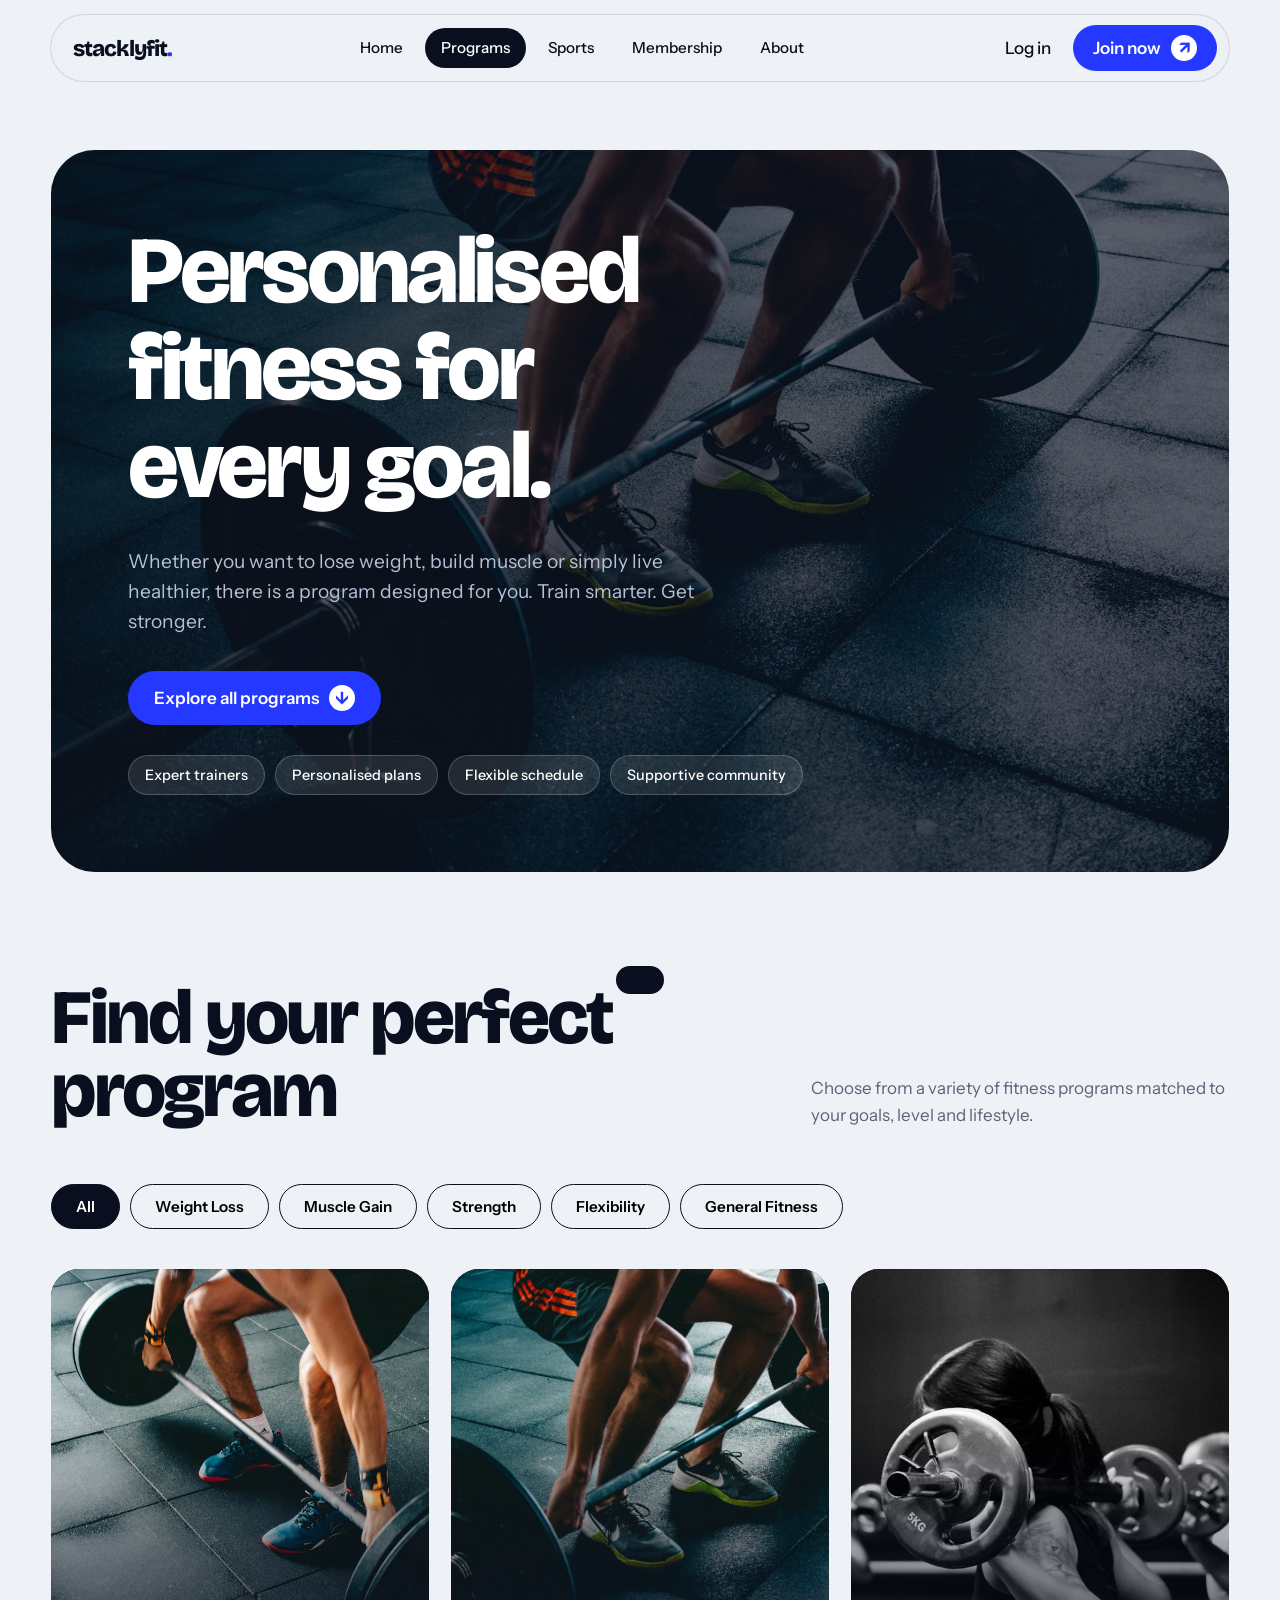
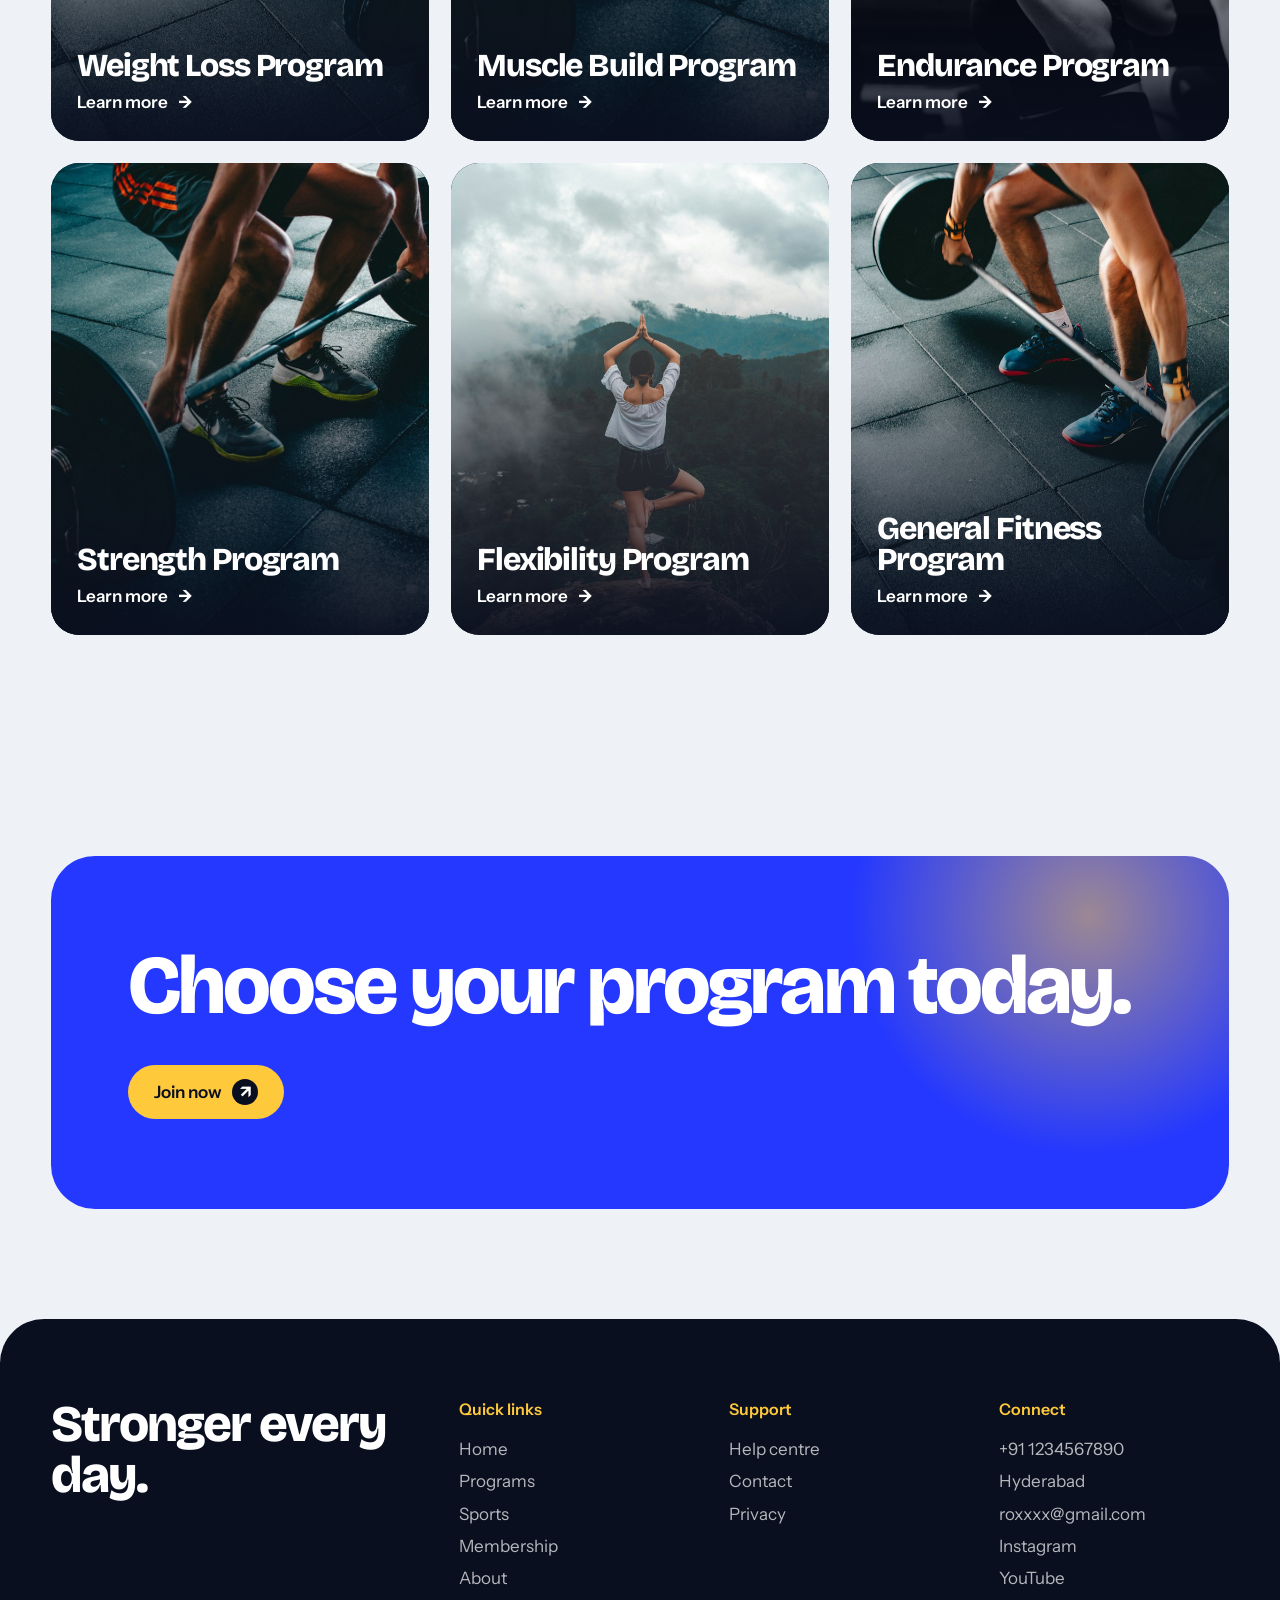
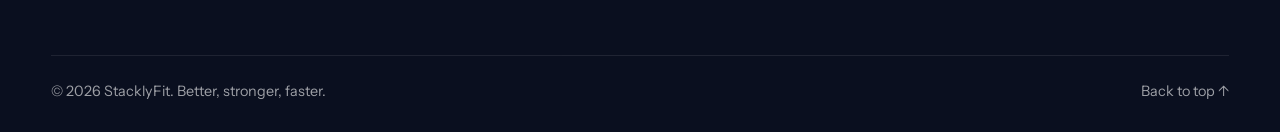
<file: programs.html>
<!DOCTYPE html>
<html lang="en">

<head>
    <meta charset="UTF-8">
    <meta name="viewport" content="width=device-width,initial-scale=1">
    <title>Programs — StacklyFit</title>
    <link rel="preconnect" href="https://fonts.googleapis.com">
    <link rel="preconnect" href="https://fonts.gstatic.com" crossorigin>
    <link
        href="https://fonts.googleapis.com/css2?family=Bricolage+Grotesque:opsz,wght@12..96,500;12..96,800&family=Instrument+Sans:wght@400;500;600;700&display=swap"
        rel="stylesheet">
    <link rel="stylesheet" href="styles.css">
</head>

<body>
    <div class="curtain" aria-hidden="true"><svg viewBox="0 0 320 60">
            <path d="M0 30h90l16-26 26 52 20-40 14 14h154" />
        </svg></div>
    <header class="site-header">
        <div class="bar"><a class="brand" href="index.html">stacklyfit<i>.</i></a>
            <nav id="nav"><a href="index.html">Home</a><a href="programs.html" class="on">Programs</a><a
                    href="sports.html">Sports</a><a href="membership.html">Membership</a><a href="about.html">About</a>
            </nav>
            <div class="acts"><a href="login.html">Log in</a><a class="btn sm" href="login.html">Join now
                    <b>↗</b></a><button class="burger" id="burger" aria-label="Menu">☰</button></div>
        </div>
    </header>
    <main>
        <section class="phero" style="padding-bottom:0">
            <div class="wrap">
                <div class="box">
                    <div class="bg"></div>
                    <h1><span class="line"><span style="--i:0">Personalised</span></span><span class="line"><span
                                style="--i:1">fitness for</span></span><span class="line"><span style="--i:2">every
                                goal.</span></span></h1>
                    <p class="lead fade" style="--i:0">Whether you want to lose weight, build muscle or simply live
                        healthier, there is a program designed for you. Train smarter. Get stronger.</p>
                    <div class="fade" style="--i:1"><a class="btn magnet" href="#all">Explore all programs <b>↓</b></a>
                    </div>
                    <div class="perks fade" style="--i:2"><span>Expert trainers</span><span>Personalised
                            plans</span><span>Flexible schedule</span><span>Supportive community</span></div>
                </div>
            </div>
        </section>
        <section id="all">
            <div class="wrap">
                <div class="head">
                    <h2>Find your perfect program</h2>
                    <p>Choose from a variety of fitness programs matched to your goals, level and lifestyle.</p>
                </div>
                <div class="filters" id="filters"><button class="on" data-f="all">All</button><button class=""
                        data-f="wl">Weight Loss</button><button class="" data-f="mg">Muscle Gain</button><button
                        class="" data-f="st">Strength</button><button class="" data-f="fl">Flexibility</button><button
                        class="" data-f="gf">General Fitness</button></div>
                <div class="pgrid" id="pgrid">
                    <article class="pc pop-in" data-c="wl" style="--d:0.0s" tabindex="0"><img
                            src="assets/images/hiit-training.jpg" alt="" loading="lazy">
                        <div>
                            <h3>Weight Loss Program</h3>
                            <p>Burn calories, boost metabolism and reach your ideal weight with a structured plan.</p><a
                                class="go" href="login.html">Learn more <b>→</b></a>
                        </div>
                    </article>
                    <article class="pc pop-in" data-c="mg" style="--d:0.08s" tabindex="0"><img
                            src="assets/images/hero-strength.jpg" alt="" loading="lazy">
                        <div>
                            <h3>Muscle Build Program</h3>
                            <p>Build lean muscle, increase strength and transform your physique with expert guidance.
                            </p><a class="go" href="login.html">Learn more <b>→</b></a>
                        </div>
                    </article>
                    <article class="pc pop-in" data-c="st" style="--d:0.16s" tabindex="0"><img
                            src="assets/images/cycling.jpg" alt="" loading="lazy">
                        <div>
                            <h3>Endurance Program</h3>
                            <p>Improve stamina, boost performance and go further with endurance training.</p><a
                                class="go" href="login.html">Learn more <b>→</b></a>
                        </div>
                    </article>
                    <article class="pc pop-in" data-c="st" style="--d:0.24s" tabindex="0"><img
                            src="assets/images/hero-strength.jpg" alt="" loading="lazy">
                        <div>
                            <h3>Strength Program</h3>
                            <p>Increase power and build confidence with targeted strength training.</p><a class="go"
                                href="login.html">Learn more <b>→</b></a>
                        </div>
                    </article>
                    <article class="pc pop-in" data-c="fl" style="--d:0.32s" tabindex="0"><img
                            src="assets/images/yoga.jpg" alt="" loading="lazy">
                        <div>
                            <h3>Flexibility Program</h3>
                            <p>Improve mobility, reduce stress and prevent injuries with guided sessions.</p><a
                                class="go" href="login.html">Learn more <b>→</b></a>
                        </div>
                    </article>
                    <article class="pc pop-in" data-c="gf" style="--d:0.4s" tabindex="0"><img
                            src="assets/images/hiit-training.jpg" alt="" loading="lazy">
                        <div>
                            <h3>General Fitness Program</h3>
                            <p>Stay active, build healthy habits and feel your best with all-round training.</p><a
                                class="go" href="login.html">Learn more <b>→</b></a>
                        </div>
                    </article>
                </div>
            </div>
        </section>
        <section style="padding-bottom:0">
            <div class="wrap">
                <div class="cta rv">
                    <h2>Choose your program today.</h2><a class="btn" href="login.html">Join now <b>↗</b></a>
                </div>
            </div>
        </section>
    </main>
    <footer>
        <div class="wrap">
            <div class="fg">
                <div class="big">Stronger every day.</div>
                <div>
                    <h4>Quick links</h4><a href="index.html">Home</a><a href="programs.html">Programs</a><a
                        href="sports.html">Sports</a><a href="membership.html">Membership</a><a
                        href="about.html">About</a>
                </div>
                <div>
                    <h4>Support</h4><a href="mailto:roxxxx@gmail.com">Help centre</a><a
                        href="mailto:roxxxx@gmail.com">Contact</a><a href="#">Privacy</a>
                </div>
                <div>
                    <h4>Connect</h4><a href="tel:+911234567890">+91 1234567890</a><a href="#">Hyderabad</a><a
                        href="mailto:roxxxx@gmail.com">roxxxx@gmail.com</a><a href="#">Instagram</a><a
                        href="#">YouTube</a>
                </div>
            </div>
            <div class="copy"><span>© 2026 StacklyFit. Better, stronger, faster.</span><a href="#"
                    style="opacity:1">Back to top ↑</a></div>
        </div>
    </footer>
    <div class="toast" id="toast"></div>
    <script src="script.js"></script>
</body>

</html>
</file>
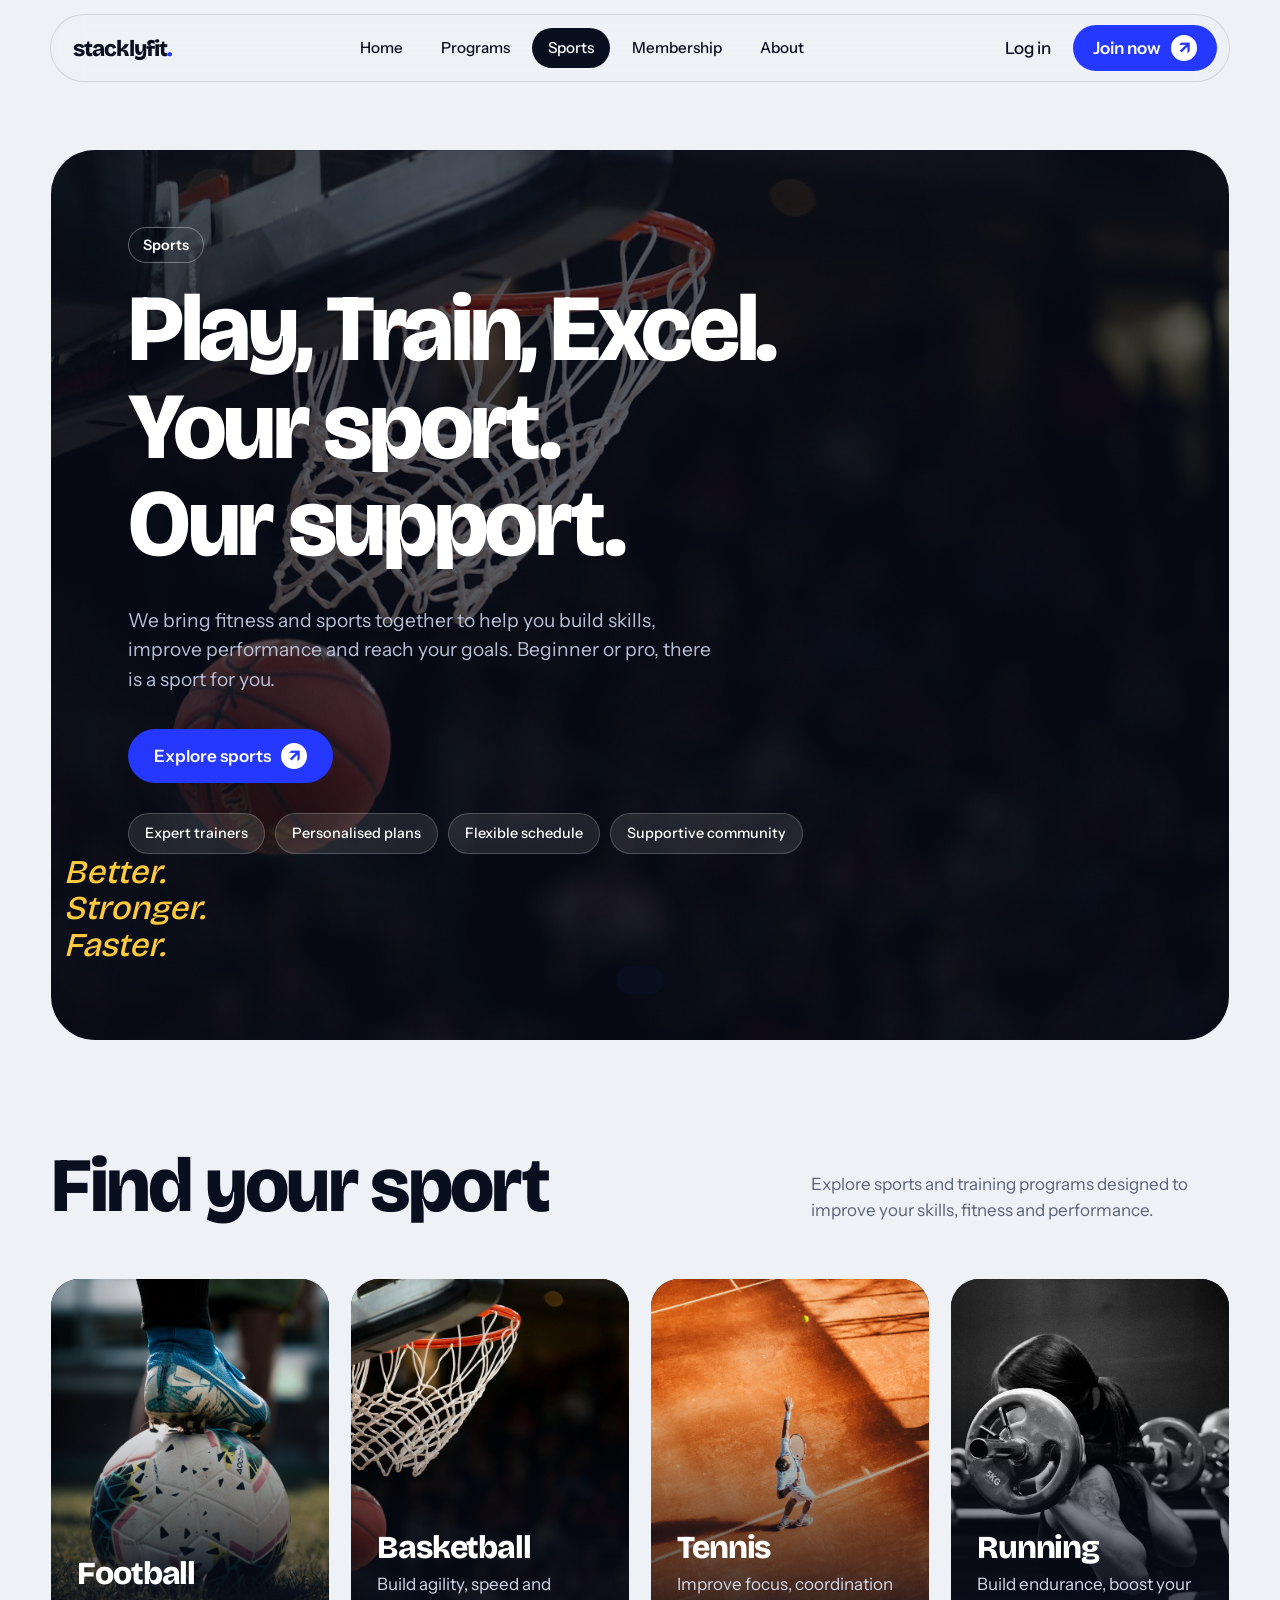
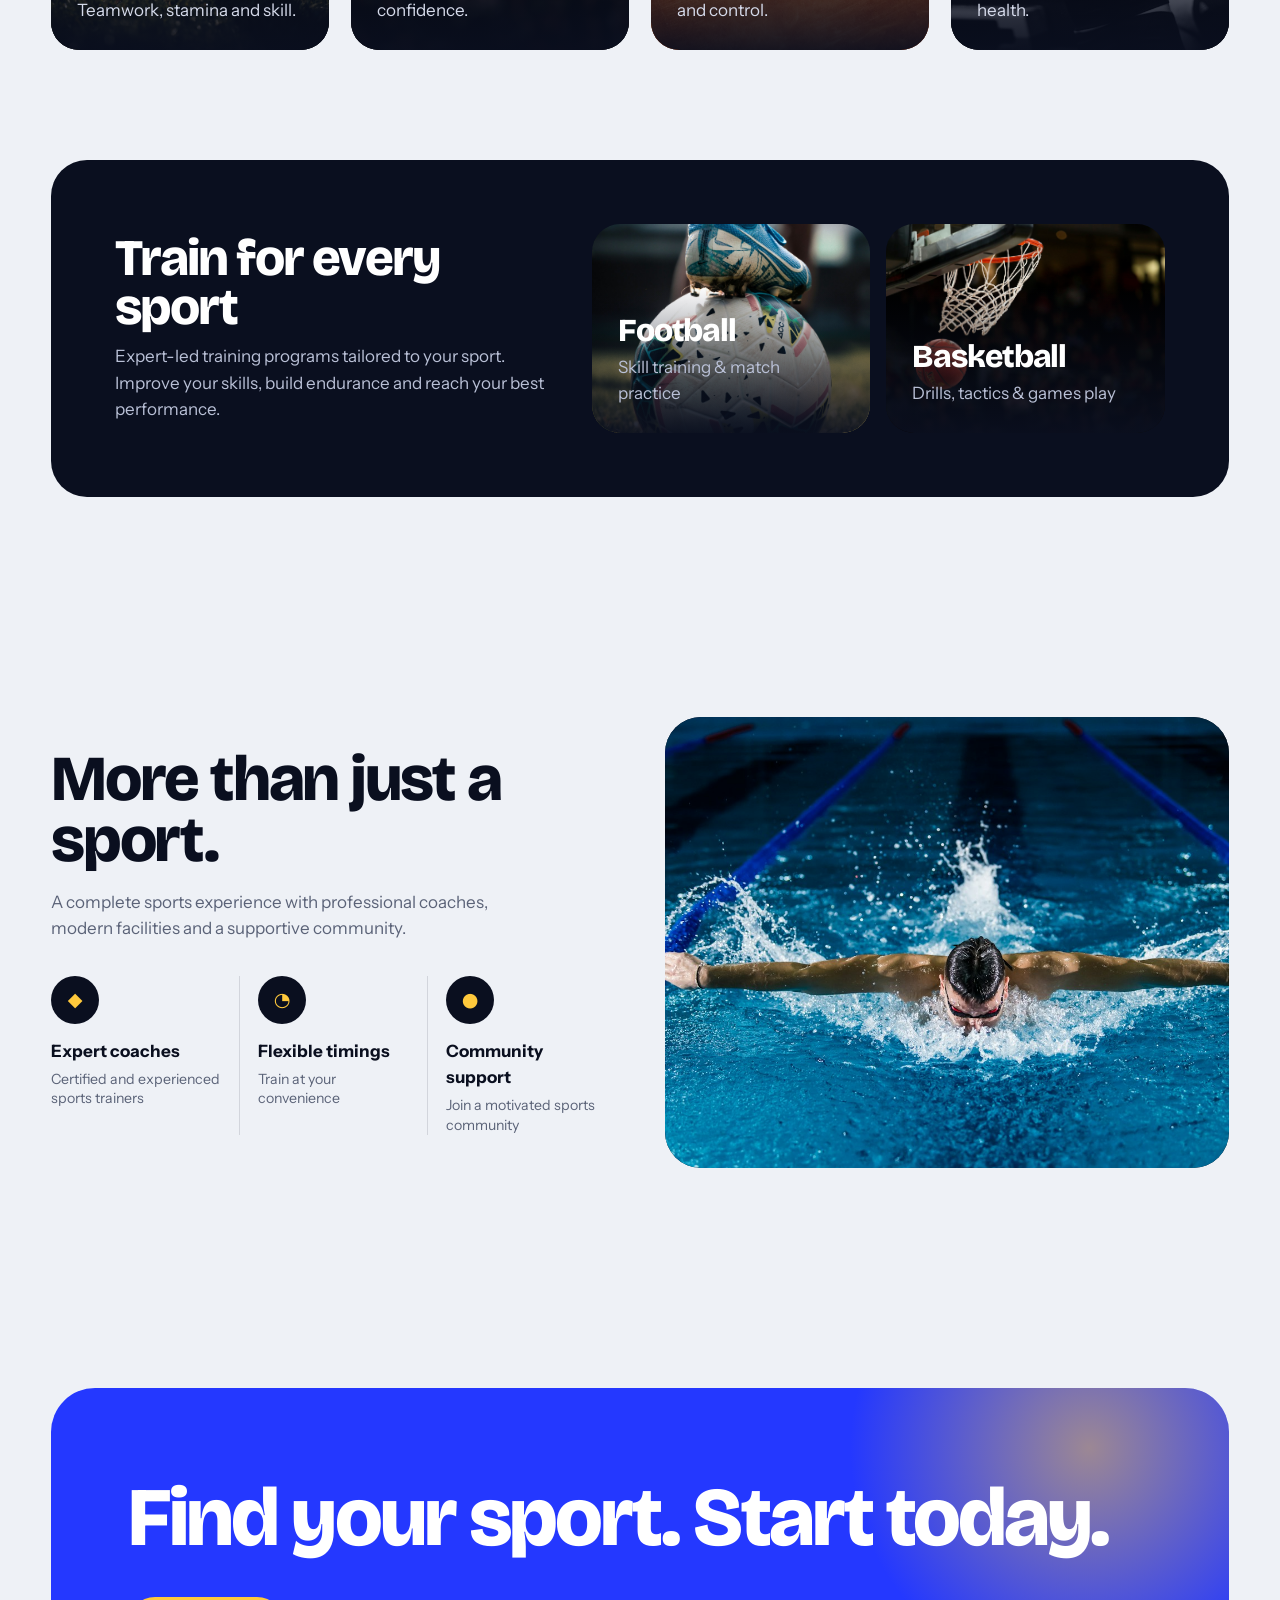
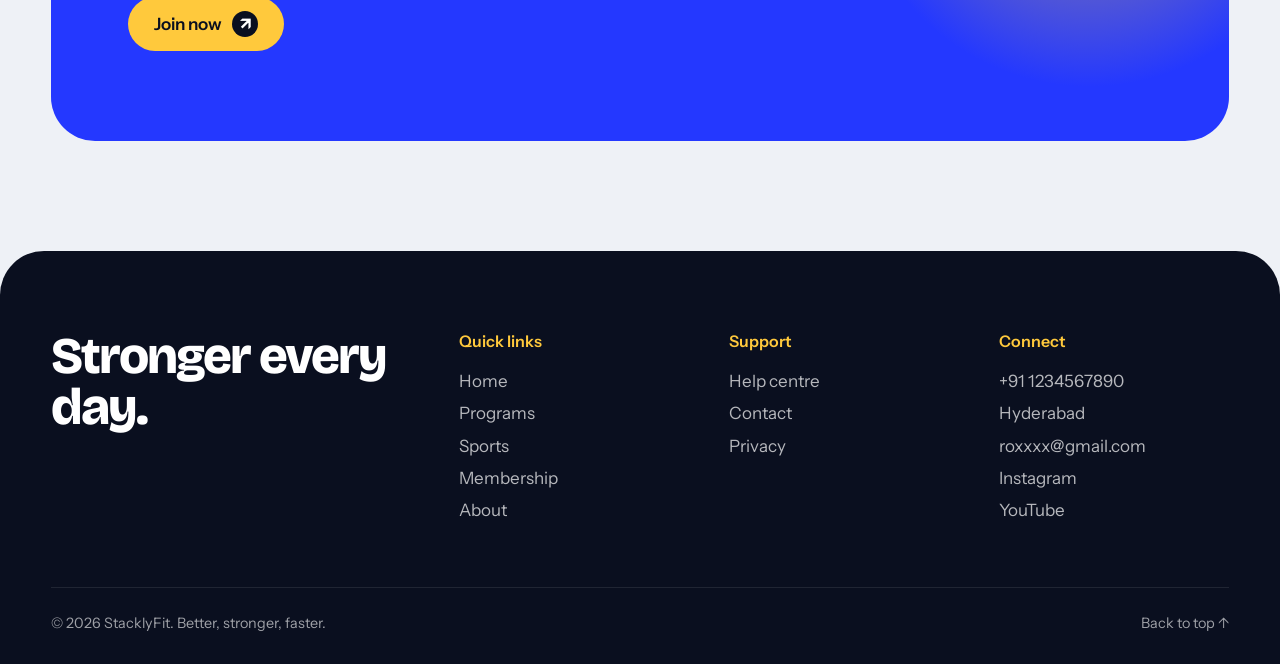
<file: sports.html>
<!DOCTYPE html>
<html lang="en">

<head>
    <meta charset="UTF-8">
    <meta name="viewport" content="width=device-width,initial-scale=1">
    <title>Sports — StacklyFit</title>
    <link rel="preconnect" href="https://fonts.googleapis.com">
    <link rel="preconnect" href="https://fonts.gstatic.com" crossorigin>
    <link
        href="https://fonts.googleapis.com/css2?family=Bricolage+Grotesque:opsz,wght@12..96,500;12..96,800&family=Instrument+Sans:wght@400;500;600;700&display=swap"
        rel="stylesheet">
    <link rel="stylesheet" href="styles.css">
</head>

<body>
    <div class="curtain" aria-hidden="true"><svg viewBox="0 0 320 60">
            <path d="M0 30h90l16-26 26 52 20-40 14 14h154" />
        </svg></div>
    <header class="site-header">
        <div class="bar"><a class="brand" href="index.html">stacklyfit<i>.</i></a>
            <nav id="nav"><a href="index.html">Home</a><a href="programs.html">Programs</a><a href="sports.html"
                    class="on">Sports</a><a href="membership.html">Membership</a><a href="about.html">About</a></nav>
            <div class="acts"><a href="login.html">Log in</a><a class="btn sm" href="login.html">Join now
                    <b>↗</b></a><button class="burger" id="burger" aria-label="Menu">☰</button></div>
        </div>
    </header>
    <main>
        <section class="phero" style="padding-bottom:0">
            <div class="wrap">
                <div class="box">
                    <div class="bg" style="background-image:url(assets/images/basketball.jpg)"></div><span
                        class="tag fade" style="--i:0;margin-bottom:22px;align-self:flex-start">Sports</span>
                    <h1><span class="line"><span style="--i:0">Play, Train, Excel.</span></span><span class="line"><span
                                style="--i:1">Your sport.</span></span><span class="line"><span style="--i:2">Our
                                support.</span></span></h1>
                    <p class="lead fade" style="--i:0">We bring fitness and sports together to help you build skills,
                        improve performance and reach your goals. Beginner or pro, there is a sport for you.</p>
                    <div class="fade" style="--i:1"><a class="btn magnet" href="#cats">Explore sports <b>↗</b></a></div>
                    <div class="perks fade" style="--i:2"><span>Expert trainers</span><span>Personalised
                            plans</span><span>Flexible schedule</span><span>Supportive community</span></div>
                    <div class="note fade" style="--i:3">Better. Stronger. Faster.</div>
                </div>
            </div>
        </section>
        <section id="cats">
            <div class="wrap">
                <div class="head">
                    <h2>Find your sport</h2>
                    <p>Explore sports and training programs designed to improve your skills, fitness and performance.
                    </p>
                </div>
                <div class="pgrid four">
                    <article class="pc sc rv" style="--d:0.0s" tabindex="0"><img src="assets/images/football.jpg"
                            alt="Football" loading="lazy">
                        <div>
                            <h3>Football</h3>
                            <p>Teamwork, stamina and skill.</p>
                        </div>
                    </article>
                    <article class="pc sc rv" style="--d:0.1s" tabindex="0"><img src="assets/images/basketball.jpg"
                            alt="Basketball" loading="lazy">
                        <div>
                            <h3>Basketball</h3>
                            <p>Build agility, speed and confidence.</p>
                        </div>
                    </article>
                    <article class="pc sc rv" style="--d:0.2s" tabindex="0"><img src="assets/images/tennis.jpg"
                            alt="Tennis" loading="lazy">
                        <div>
                            <h3>Tennis</h3>
                            <p>Improve focus, coordination and control.</p>
                        </div>
                    </article>
                    <article class="pc sc rv" style="--d:0.30000000000000004s" tabindex="0"><img
                            src="assets/images/cycling.jpg" alt="Running" loading="lazy">
                        <div>
                            <h3>Running</h3>
                            <p>Build endurance, boost your health.</p>
                        </div>
                    </article>
                </div>
            </div>
        </section>
        <section style="padding-top:0">
            <div class="wrap">
                <div class="band rv">
                    <div>
                        <h2>Train for every sport</h2>
                        <p>Expert-led training programs tailored to your sport. Improve your skills, build endurance and
                            reach your best performance.</p>
                    </div>
                    <div class="two">
                        <article class="pc rv" style="--d:0.0s;aspect-ratio:4/3"><img src="assets/images/football.jpg"
                                alt="Football" loading="lazy">
                            <div>
                                <h3>Football</h3>
                                <p style="max-height:none;opacity:1;margin:8px 0 0">Skill training & match practice</p>
                            </div>
                        </article>
                        <article class="pc rv" style="--d:0.12s;aspect-ratio:4/3"><img
                                src="assets/images/basketball.jpg" alt="Basketball" loading="lazy">
                            <div>
                                <h3>Basketball</h3>
                                <p style="max-height:none;opacity:1;margin:8px 0 0">Drills, tactics & games play</p>
                            </div>
                        </article>
                    </div>
                </div>
            </div>
        </section>
        <section>
            <div class="wrap">
                <div class="split">
                    <div>
                        <h2 class="rv" style="font-size:clamp(2.4rem,5vw,4.4rem)">More than just a sport.</h2>
                        <p class="rv" style="color:var(--mute);margin:18px 0 34px;max-width:44ch">A complete sports
                            experience with professional coaches, modern facilities and a supportive community.</p>
                        <div class="whys">
                            <div class="wy rv" style="--d:0.0s"><span class="ic">◆</span><b>Expert
                                    coaches</b><small>Certified and experienced sports trainers</small></div>
                            <div class="wy rv" style="--d:0.1s"><span class="ic">◔</span><b>Flexible
                                    timings</b><small>Train at your convenience</small></div>
                            <div class="wy rv" style="--d:0.2s"><span class="ic">●</span><b>Community
                                    support</b><small>Join a motivated sports community</small></div>
                        </div>
                    </div>
                    <div class="photo rv"><img data-par src="assets/images/swimming.jpg" alt="Swimmer in the pool"
                            loading="lazy"></div>
                </div>
            </div>
        </section>
        <section style="padding-bottom:0">
            <div class="wrap">
                <div class="cta rv">
                    <h2>Find your sport. Start today.</h2><a class="btn" href="login.html">Join now <b>↗</b></a>
                </div>
            </div>
        </section>
    </main>
    <footer>
        <div class="wrap">
            <div class="fg">
                <div class="big">Stronger every day.</div>
                <div>
                    <h4>Quick links</h4><a href="index.html">Home</a><a href="programs.html">Programs</a><a
                        href="sports.html">Sports</a><a href="membership.html">Membership</a><a
                        href="about.html">About</a>
                </div>
                <div>
                    <h4>Support</h4><a href="mailto:roxxxx@gmail.com">Help centre</a><a
                        href="mailto:roxxxx@gmail.com">Contact</a><a href="#">Privacy</a>
                </div>
                <div>
                    <h4>Connect</h4><a href="tel:+911234567890">+91 1234567890</a><a href="#">Hyderabad</a><a
                        href="mailto:roxxxx@gmail.com">roxxxx@gmail.com</a><a href="#">Instagram</a><a
                        href="#">YouTube</a>
                </div>
            </div>
            <div class="copy"><span>© 2026 StacklyFit. Better, stronger, faster.</span><a href="#"
                    style="opacity:1">Back to top ↑</a></div>
        </div>
    </footer>
    <div class="toast" id="toast"></div>
    <script src="script.js"></script>
</body>

</html>
</file>
<file: styles.css>
:root {
    --ink: #0A0F1F;
    --ink2: #151B30;
    --paper: #EEF1F6;
    --card: #fff;
    --cobalt: #2438FF;
    --amber: #FFC93C;
    --mute: #5B6378;
    --line: rgba(10, 15, 31, .12);
    --r: 28px;
    --ease: cubic-bezier(.2, .8, .2, 1)
}

* {
    box-sizing: border-box;
    margin: 0
}

html {
    scroll-behavior: smooth
}

body {
    font: 400 17px/1.55 'Instrument Sans', system-ui, sans-serif;
    background: var(--paper);
    color: var(--ink);
    overflow-x: hidden
}

h1,
h2,
h3,
.display {
    font-family: 'Bricolage Grotesque', sans-serif;
    font-weight: 800;
    letter-spacing: -.035em;
    line-height: .95
}

a {
    color: inherit;
    text-decoration: none
}

img {
    display: block;
    max-width: 100%
}

:focus-visible {
    outline: 3px solid var(--cobalt);
    outline-offset: 3px
}

.wrap {
    width: min(1280px, 92vw);
    margin-inline: auto
}

/* preloader */
.curtain {
    position: fixed;
    inset: 0;
    background: var(--ink);
    z-index: 100;
    display: grid;
    place-items: center;
    animation: curtain 1.1s .9s var(--ease) forwards
}

.curtain svg {
    width: min(320px, 60vw)
}

.curtain path {
    stroke: var(--amber);
    stroke-width: 3;
    fill: none;
    stroke-dasharray: 400;
    stroke-dashoffset: 400;
    animation: draw .9s ease forwards
}

@keyframes draw {
    to {
        stroke-dashoffset: 0
    }
}

@keyframes curtain {
    to {
        transform: translateY(-101%);
        visibility: hidden
    }
}

/* header */
.site-header {
    position: fixed;
    top: 14px;
    left: 0;
    right: 0;
    z-index: 50;
    display: flex;
    justify-content: center;
    pointer-events: none
}

.bar {
    pointer-events: auto;
    width: min(1180px, 94vw);
    display: flex;
    align-items: center;
    justify-content: space-between;
    gap: 20px;
    padding: 10px 12px 10px 22px;
    border-radius: 999px;
    background: rgba(238, 241, 246, .72);
    backdrop-filter: blur(16px) saturate(1.4);
    border: 1px solid var(--line);
    transition: .4s var(--ease)
}

.scrolled .bar {
    background: rgba(10, 15, 31, .88);
    color: #fff;
    border-color: transparent
}

.brand {
    font: 800 1.4rem 'Bricolage Grotesque';
    letter-spacing: -.04em
}

.brand i {
    color: var(--cobalt);
    font-style: normal
}

.scrolled .brand i {
    color: var(--amber)
}

nav {
    display: flex;
    gap: 6px
}

nav a {
    padding: 8px 16px;
    border-radius: 999px;
    font-weight: 500;
    font-size: .95rem;
    transition: .25s
}

nav a:hover {
    background: rgba(127, 127, 127, .18)
}

nav a.on {
    background: var(--ink);
    color: #fff
}

.scrolled nav a.on {
    background: #fff;
    color: var(--ink)
}

.acts {
    display: flex;
    gap: 8px;
    align-items: center
}

.acts>a:first-child {
    padding: 8px 14px;
    font-weight: 500
}

.btn {
    display: inline-flex;
    align-items: center;
    gap: 10px;
    padding: 14px 26px;
    border-radius: 999px;
    background: var(--cobalt);
    color: #fff;
    font-weight: 600;
    border: 0;
    cursor: pointer;
    position: relative;
    overflow: hidden;
    transition: transform .3s var(--ease), box-shadow .3s;
    isolation: isolate
}

.btn::before {
    content: "";
    position: absolute;
    inset: 0;
    background: var(--ink);
    transform: translateY(101%);
    transition: transform .45s var(--ease);
    z-index: -1;
    border-radius: inherit
}

.btn:hover::before {
    transform: none
}

.btn b {
    display: grid;
    place-items: center;
    width: 26px;
    height: 26px;
    border-radius: 50%;
    background: #fff;
    color: var(--cobalt);
    transition: transform .4s var(--ease)
}

.btn:hover b {
    transform: rotate(45deg)
}

.btn.sm {
    padding: 10px 20px
}

.btn.ghost {
    background: transparent;
    color: inherit;
    box-shadow: inset 0 0 0 1.5px currentColor
}

.btn.ghost::before {
    background: var(--ink)
}

.btn.ghost:hover {
    color: #fff
}

.burger {
    display: none;
    background: none;
    border: 0;
    font-size: 1.6rem;
    color: inherit
}

/* hero */
.hero {
    min-height: 100svh;
    padding: 130px 0 60px;
    display: grid;
    align-items: center;
    position: relative
}

.hero .wrap {
    display: grid;
    grid-template-columns: 1.25fr .85fr;
    gap: 40px;
    align-items: center
}

.hero h1 {
    font-size: clamp(3.4rem, 8.4vw, 8rem)
}

.line {
    display: block;
    overflow: hidden;
    padding-bottom: .08em
}

.line span {
    display: inline-block;
    transform: translateY(110%);
    animation: up 1s var(--ease) forwards;
    animation-delay: calc(1.55s + var(--i)*.12s)
}

.hero h1 .line:last-child {
    color: var(--cobalt)
}

@keyframes up {
    to {
        transform: none
    }
}

.fade {
    opacity: 0;
    transform: translateY(24px);
    animation: fadein .9s var(--ease) forwards;
    animation-delay: calc(1.9s + var(--i, 0)*.12s)
}

@keyframes fadein {
    to {
        opacity: 1;
        transform: none
    }
}

.lead {
    max-width: 46ch;
    margin: 28px 0 34px;
    font-size: 1.2rem;
    color: var(--mute)
}

.pulse {
    width: min(420px, 70%);
    margin-top: 40px
}

.pulse path {
    stroke: var(--cobalt);
    stroke-width: 2.5;
    fill: none;
    stroke-dasharray: 600;
    stroke-dashoffset: 600;
    animation: beat 3s 2.2s linear infinite
}

@keyframes beat {
    0% {
        stroke-dashoffset: 600
    }

    60%,
    100% {
        stroke-dashoffset: 0
    }
}

.perks {
    display: flex;
    flex-wrap: wrap;
    gap: 10px;
    margin-top: 30px
}

.perks span {
    padding: 8px 16px;
    border-radius: 999px;
    background: #fff;
    font-size: .9rem;
    font-weight: 500;
    border: 1px solid var(--line)
}

.visual {
    position: relative;
    height: min(76vh, 680px)
}

.arch {
    position: absolute;
    inset: 0;
    border-radius: 999px 999px 36px 36px;
    overflow: hidden;
    background: var(--ink);
    clip-path: inset(100% 0 0 0 round 999px 999px 36px 36px);
    animation: arch 1.4s 1.5s var(--ease) forwards
}

@keyframes arch {
    to {
        clip-path: inset(0 0 0 0 round 999px 999px 36px 36px)
    }
}

.arch img {
    width: 100%;
    height: 112%;
    object-fit: cover;
    will-change: transform
}

.badge {
    position: absolute;
    left: -54px;
    bottom: 60px;
    width: 130px;
    height: 130px;
    border-radius: 50%;
    background: var(--amber);
    display: grid;
    place-items: center;
    z-index: 2
}

.badge svg {
    position: absolute;
    inset: 0;
    animation: spin 14s linear infinite
}

.badge text {
    font: 700 11.5px 'Instrument Sans';
    letter-spacing: .14em
}

.badge b {
    font-size: 2rem
}

@keyframes spin {
    to {
        transform: rotate(360deg)
    }
}

.chip {
    position: absolute;
    right: -18px;
    top: 14%;
    background: #fff;
    padding: 14px 18px;
    border-radius: 20px;
    box-shadow: 0 20px 50px rgba(10, 15, 31, .18);
    z-index: 2;
    animation: float 5s ease-in-out infinite
}

.chip b {
    display: block;
    font: 800 1.8rem 'Bricolage Grotesque'
}

.chip small {
    color: var(--mute)
}

@keyframes float {
    50% {
        transform: translateY(-12px)
    }
}

/* marquee */
.marquee {
    background: var(--ink);
    color: #fff;
    overflow: hidden;
    padding: 22px 0;
    transform: rotate(-1.2deg);
    margin: 30px -2vw;
    border-block: 4px solid var(--amber)
}

.track {
    display: flex;
    gap: 48px;
    width: max-content;
    animation: slide 28s linear infinite;
    font: 800 2.2rem 'Bricolage Grotesque';
    letter-spacing: -.02em;
    white-space: nowrap
}

.marquee:hover .track {
    animation-play-state: paused
}

.track i {
    color: var(--amber);
    font-style: normal
}

@keyframes slide {
    to {
        transform: translateX(-50%)
    }
}

/* sections */
section {
    padding: 110px 0
}

.head {
    display: flex;
    justify-content: space-between;
    align-items: end;
    gap: 30px;
    margin-bottom: 56px;
    flex-wrap: wrap
}

.head h2 {
    font-size: clamp(2.6rem, 6vw, 5.2rem);
    max-width: 12ch
}

.head p {
    max-width: 38ch;
    color: var(--mute)
}

.rv {
    opacity: 0;
    transform: translateY(40px);
    transition: opacity .9s var(--ease), transform .9s var(--ease);
    transition-delay: var(--d, 0s)
}

.rv.in {
    opacity: 1;
    transform: none
}

/* stacked programs */
.stack {
    display: grid;
    gap: 24px
}

.prog {
    position: sticky;
    top: calc(96px + var(--n)*18px);
    display: grid;
    grid-template-columns: 1fr 1.1fr;
    min-height: 420px;
    border-radius: var(--r);
    overflow: hidden;
    background: var(--ink);
    color: #fff
}

.prog:nth-child(even) {
    background: var(--cobalt)
}

.prog:nth-child(3) {
    background: #1B2340
}

.prog div {
    padding: 46px;
    display: flex;
    flex-direction: column;
    justify-content: space-between;
    gap: 30px
}

.prog h3 {
    font-size: clamp(2.2rem, 4.4vw, 4rem)
}

.prog p {
    opacity: .78;
    max-width: 34ch;
    margin-top: 16px
}

.prog .ph {
    padding: 0;
    overflow: hidden
}

.prog img {
    width: 100%;
    height: 100%;
    object-fit: cover;
    transition: transform 1.2s var(--ease)
}

.prog:hover img {
    transform: scale(1.07)
}

.tag {
    font-weight: 600;
    font-size: .9rem;
    padding: 6px 14px;
    border-radius: 99px;
    border: 1px solid rgba(255, 255, 255, .35);
    align-self: flex-start
}

.go {
    display: inline-flex;
    gap: 10px;
    align-items: center;
    font-weight: 600
}

.go b {
    transition: transform .4s var(--ease)
}

.go:hover b {
    transform: translateX(6px)
}

/* sports */
.sports {
    display: flex;
    gap: 14px;
    height: 520px
}

.sport {
    flex: 1;
    position: relative;
    border-radius: var(--r);
    overflow: hidden;
    transition: flex .8s var(--ease);
    color: #fff;
    cursor: pointer
}

.sport:hover,
.sport:focus-within {
    flex: 3.2
}

.sport img {
    width: 100%;
    height: 100%;
    object-fit: cover
}

.sport::after {
    content: "";
    position: absolute;
    inset: 0;
    background: linear-gradient(transparent 45%, rgba(10, 15, 31, .85))
}

.sport span {
    position: absolute;
    left: 24px;
    bottom: 22px;
    z-index: 2;
    font: 800 1.9rem 'Bricolage Grotesque';
    writing-mode: vertical-rl;
    transform: rotate(180deg);
    transition: .5s var(--ease)
}

.sport:hover span {
    writing-mode: horizontal-tb;
    transform: none
}

/* coaches */
.coaches {
    display: grid;
    grid-template-columns: repeat(4, 1fr);
    gap: 20px
}

.coach {
    position: relative;
    border-radius: var(--r);
    overflow: hidden;
    aspect-ratio: 3/4;
    background: var(--ink);
    transform-style: preserve-3d;
    transition: transform .2s
}

.coach img {
    width: 100%;
    height: 100%;
    object-fit: cover;
    filter: grayscale(1);
    transition: filter .6s, transform 1s var(--ease)
}

.coach:hover img {
    filter: none;
    transform: scale(1.06)
}

.coach div {
    position: absolute;
    left: 12px;
    right: 12px;
    bottom: 12px;
    padding: 16px 18px;
    border-radius: 20px;
    background: rgba(255, 255, 255, .92);
    backdrop-filter: blur(8px)
}

.coach h3 {
    font-size: 1.4rem
}

.coach small {
    color: var(--mute)
}

/* plans */
.toggle {
    display: inline-flex;
    background: #fff;
    border-radius: 99px;
    padding: 5px;
    border: 1px solid var(--line)
}

.toggle button {
    border: 0;
    background: none;
    padding: 10px 22px;
    border-radius: 99px;
    font: 600 .95rem inherit;
    font-family: inherit;
    cursor: pointer;
    transition: .35s var(--ease)
}

.toggle .on {
    background: var(--ink);
    color: #fff
}

.plans {
    display: grid;
    grid-template-columns: repeat(3, 1fr);
    gap: 20px;
    align-items: stretch
}

.plan {
    background: #fff;
    border-radius: var(--r);
    padding: 38px;
    display: flex;
    flex-direction: column;
    gap: 18px;
    border: 1px solid var(--line);
    transition: transform .5s var(--ease)
}

.plan:hover {
    transform: translateY(-10px)
}

.plan.pop {
    background: var(--ink);
    color: #fff;
    transform: translateY(-18px)
}

.plan.pop:hover {
    transform: translateY(-28px)
}

.price {
    font: 800 4.4rem 'Bricolage Grotesque';
    letter-spacing: -.05em;
    line-height: 1
}

.price small {
    font: 500 1rem 'Instrument Sans';
    opacity: .6;
    letter-spacing: 0
}

.plan ul {
    list-style: none;
    padding: 0;
    display: grid;
    gap: 10px;
    flex: 1
}

.plan li::before {
    content: "✓";
    color: var(--cobalt);
    font-weight: 800;
    margin-right: 10px
}

.pop li::before {
    color: var(--amber)
}

.plan .btn {
    justify-content: space-between
}

.pop .btn {
    background: var(--amber);
    color: var(--ink)
}

.pop .btn b {
    background: var(--ink);
    color: #fff
}

.hot {
    align-self: flex-start;
    background: var(--amber);
    color: var(--ink);
    padding: 4px 12px;
    border-radius: 99px;
    font-weight: 700;
    font-size: .8rem
}

/* reviews */
.rev {
    display: flex;
    gap: 20px;
    overflow-x: auto;
    scroll-snap-type: x mandatory;
    scrollbar-width: none;
    padding-bottom: 6px
}

.rev::-webkit-scrollbar {
    display: none
}

.quote {
    flex: 0 0 min(460px, 86vw);
    scroll-snap-align: start;
    background: #fff;
    border-radius: var(--r);
    padding: 36px;
    display: grid;
    gap: 26px;
    border: 1px solid var(--line)
}

.quote p {
    font: 600 1.45rem/1.3 'Bricolage Grotesque';
    letter-spacing: -.02em
}

.who {
    display: flex;
    gap: 14px;
    align-items: center
}

.who img {
    width: 52px;
    height: 52px;
    border-radius: 50%;
    object-fit: cover
}

.stars {
    color: var(--amber);
    letter-spacing: 3px
}

.round {
    width: 54px;
    height: 54px;
    border-radius: 50%;
    border: 1.5px solid var(--ink);
    background: none;
    font-size: 1.3rem;
    cursor: pointer;
    transition: .3s
}

.round:hover {
    background: var(--ink);
    color: #fff
}

/* cta + footer */
.cta {
    background: var(--cobalt);
    color: #fff;
    border-radius: 44px;
    padding: 90px 6vw;
    display: flex;
    justify-content: space-between;
    align-items: center;
    gap: 40px;
    flex-wrap: wrap;
    position: relative;
    overflow: hidden
}

.cta::after {
    content: "";
    position: absolute;
    width: 520px;
    height: 520px;
    border-radius: 50%;
    right: -120px;
    top: -200px;
    background: radial-gradient(circle, rgba(255, 201, 60, .55), transparent 65%);
    animation: float 7s ease-in-out infinite
}

.cta h2 {
    font-size: clamp(2.8rem, 6.5vw, 6rem);
    position: relative;
    z-index: 1
}

.cta .btn {
    background: var(--amber);
    color: var(--ink);
    z-index: 1
}

.cta .btn b {
    background: var(--ink);
    color: #fff
}

.cta .btn:hover {
    color: #fff
}

footer {
    background: var(--ink);
    color: #fff;
    margin-top: 110px;
    padding: 80px 0 30px;
    border-radius: 44px 44px 0 0
}

.fg {
    display: grid;
    grid-template-columns: 1.6fr 1fr 1fr 1fr;
    gap: 40px
}

.fg h4 {
    font: 600 1rem 'Instrument Sans';
    margin-bottom: 14px;
    color: var(--amber)
}

.fg a {
    display: block;
    opacity: .7;
    padding: 3px 0;
    transition: .25s
}

.fg a:hover {
    opacity: 1;
    transform: translateX(5px)
}

.fg .big {
    font: 800 clamp(2rem, 4vw, 3.4rem)/1 'Bricolage Grotesque';
    letter-spacing: -.04em;
    max-width: 11ch
}

.copy {
    margin-top: 60px;
    padding-top: 24px;
    border-top: 1px solid rgba(255, 255, 255, .15);
    display: flex;
    justify-content: space-between;
    opacity: .6;
    font-size: .9rem;
    flex-wrap: wrap;
    gap: 10px
}

.toast {
    position: fixed;
    bottom: 26px;
    left: 50%;
    transform: translate(-50%, 120px);
    background: var(--ink);
    color: #fff;
    padding: 14px 24px;
    border-radius: 99px;
    z-index: 90;
    transition: .5s var(--ease)
}

.toast.show {
    transform: translate(-50%, 0)
}

/* programs page */
.phero {
    padding: 150px 0 40px
}

.phero .box {
    background: var(--ink);
    color: #fff;
    border-radius: 44px;
    padding: clamp(34px, 6vw, 84px);
    position: relative;
    overflow: hidden;
    min-height: 520px;
    display: flex;
    flex-direction: column;
    justify-content: center
}

.phero h1 {
    font-size: clamp(3rem, 7.4vw, 7rem);
    max-width: 12ch;
    position: relative;
    z-index: 1
}

.phero p.lead {
    color: #B9C0D6;
    position: relative;
    z-index: 1
}

.phero .bg {
    position: absolute;
    inset: 0;
    background: url(assets/images/hero-strength.jpg) center/cover;
    opacity: .34;
    animation: kb 18s ease-in-out infinite alternate
}

@keyframes kb {
    to {
        transform: scale(1.12)
    }
}

.phero .perks span {
    background: rgba(255, 255, 255, .1);
    border-color: rgba(255, 255, 255, .2);
    backdrop-filter: blur(8px)
}

.filters {
    display: flex;
    gap: 10px;
    flex-wrap: wrap;
    margin-bottom: 40px
}

.filters button {
    padding: 12px 24px;
    border-radius: 99px;
    border: 1.5px solid var(--ink);
    background: none;
    font: 600 .95rem 'Instrument Sans';
    cursor: pointer;
    transition: .35s var(--ease)
}

.filters button:hover {
    transform: translateY(-3px)
}

.filters .on {
    background: var(--ink);
    color: #fff
}

.pgrid {
    display: grid;
    grid-template-columns: repeat(3, 1fr);
    gap: 22px
}

.pc {
    position: relative;
    border-radius: var(--r);
    overflow: hidden;
    aspect-ratio: 4/5;
    background: var(--ink);
    color: #fff;
    transition: opacity .5s, transform .6s var(--ease)
}

.pc.hide {
    display: none
}

.pc.pop-in {
    animation: pop .7s var(--ease) both;
    animation-delay: var(--d)
}

@keyframes pop {
    from {
        opacity: 0;
        transform: scale(.9) translateY(30px)
    }
}

.pc img {
    position: absolute;
    inset: 0;
    width: 100%;
    height: 100%;
    object-fit: cover;
    transition: transform 1.2s var(--ease)
}

.pc:hover img {
    transform: scale(1.1)
}

.pc::after {
    content: "";
    position: absolute;
    inset: 0;
    background: linear-gradient(transparent 30%, rgba(10, 15, 31, .94))
}

.pc div {
    position: absolute;
    z-index: 2;
    left: 26px;
    right: 26px;
    bottom: 26px
}

.pc h3 {
    font-size: 2rem
}

.pc p {
    max-height: 0;
    opacity: 0;
    overflow: hidden;
    transition: .6s var(--ease);
    margin: 0;
    color: #D5DAEA
}

.pc:hover p,
.pc:focus-within p {
    max-height: 120px;
    opacity: 1;
    margin: 10px 0 14px
}

.pc .go {
    margin-top: 8px
}

@media(max-width:980px) {
    .hero .wrap {
        grid-template-columns: 1fr
    }

    .visual {
        height: 480px
    }

    .badge {
        left: 10px
    }

    nav {
        display: none;
        position: absolute;
        top: 70px;
        left: 0;
        right: 0;
        flex-direction: column;
        background: var(--ink);
        color: #fff;
        padding: 14px;
        border-radius: 26px
    }

    nav.open {
        display: flex
    }

    .burger {
        display: block
    }

    .acts>a:first-child {
        display: none
    }

    .prog {
        grid-template-columns: 1fr;
        position: relative;
        top: 0
    }

    .prog .ph {
        height: 260px;
        order: -1
    }

    .sports {
        flex-direction: column;
        height: 760px
    }

    .sport span {
        writing-mode: horizontal-tb;
        transform: none
    }

    .coaches,
    .pgrid {
        grid-template-columns: 1fr 1fr
    }

    .plans {
        grid-template-columns: 1fr
    }

    .plan.pop {
        transform: none
    }

    .fg {
        grid-template-columns: 1fr 1fr
    }
}

@media(max-width:560px) {

    .coaches,
    .pgrid {
        grid-template-columns: 1fr
    }

    .chip {
        right: 6px
    }
}

@media(prefers-reduced-motion:reduce) {

    *,
    *::before,
    *::after {
        animation-duration: .01s !important;
        animation-delay: 0s !important;
        transition-duration: .01s !important
    }

    .rv {
        opacity: 1;
        transform: none
    }

    .line span,
    .fade {
        transform: none;
        opacity: 1
    }

    .arch {
        clip-path: none
    }

    .curtain {
        display: none
    }
}

/* inner pages */
.phero .note {
    position: absolute;
    right: 5vw;
    top: 11%;
    font: italic 500 clamp(1.4rem, 2.6vw, 2.4rem)/1.1 'Bricolage Grotesque';
    max-width: 9ch;
    transform: rotate(-6deg);
    color: var(--amber);
    z-index: 1
}

.phero .tag {
    position: relative;
    z-index: 1
}

.phero .box>* {
    position: relative;
    z-index: 1
}

.phero .bg {
    z-index: 0 !important;
    position: absolute !important
}

.pgrid.four {
    grid-template-columns: repeat(4, 1fr)
}

.pgrid.four .pc {
    aspect-ratio: 3/4
}

.sc {
    transition: transform .5s var(--ease), opacity .9s var(--ease)
}

.sc:hover {
    transform: translateY(-12px) rotate(-1deg)
}

.sc p {
    max-height: 80px;
    opacity: 1;
    margin: 8px 0 0
}

.band {
    background: var(--ink);
    color: #fff;
    border-radius: 36px;
    padding: clamp(28px, 5vw, 64px);
    display: grid;
    grid-template-columns: 1fr 1.3fr;
    gap: 36px;
    align-items: center
}

.band h2 {
    font-size: clamp(2rem, 4vw, 3.4rem)
}

.band p {
    color: #B9C0D6;
    margin-top: 12px
}

.band .two {
    display: grid;
    grid-template-columns: 1fr 1fr;
    gap: 16px
}

.split {
    display: grid;
    grid-template-columns: 1fr 1fr;
    gap: 50px;
    align-items: center
}

.photo {
    border-radius: 36px;
    overflow: hidden;
    aspect-ratio: 5/4;
    background: var(--ink)
}

.photo img {
    width: 100%;
    height: 115%;
    object-fit: cover
}

.whys {
    display: grid;
    grid-template-columns: repeat(3, 1fr);
    gap: 0
}

.wy {
    padding: 0 18px;
    border-left: 1.5px solid var(--line);
    display: grid;
    gap: 6px;
    align-content: start
}

.wy:first-child {
    border: 0;
    padding-left: 0
}

.wy small {
    color: var(--mute);
    line-height: 1.35
}

.ic {
    width: 48px;
    height: 48px;
    border-radius: 50%;
    background: var(--ink);
    color: var(--amber);
    display: grid;
    place-items: center;
    font-size: 1.2rem;
    margin-bottom: 8px;
    transition: transform .6s var(--ease)
}

.wy:hover .ic,
.fe:hover .ic,
.mv:hover .ic {
    transform: rotate(360deg) scale(1.1)
}

.fes {
    display: grid;
    gap: 12px
}

.fe {
    display: flex;
    gap: 16px;
    align-items: center;
    background: #fff;
    border-radius: 22px;
    padding: 18px 22px;
    border: 1px solid var(--line);
    transition: transform .4s var(--ease)
}

.fe:hover {
    transform: translateX(10px)
}

.fe .ic {
    margin: 0;
    flex: none
}

.fe small {
    display: block;
    color: var(--mute)
}

.faq {
    display: grid;
    gap: 12px
}

.q {
    border-radius: 99px;
    background: #fff;
    border: 1px solid var(--line);
    overflow: hidden;
    transition: background .4s, color .4s, border-radius .5s var(--ease)
}

.q button {
    all: unset;
    box-sizing: border-box;
    width: 100%;
    display: flex;
    justify-content: space-between;
    align-items: center;
    padding: 20px 26px;
    font-weight: 600;
    cursor: pointer
}

.q button:focus-visible {
    outline: 3px solid var(--cobalt);
    outline-offset: -3px;
    border-radius: 99px
}

.q b {
    width: 34px;
    height: 34px;
    border-radius: 50%;
    background: var(--ink);
    color: #fff;
    display: grid;
    place-items: center;
    transition: transform .5s var(--ease)
}

.q .a {
    display: grid;
    grid-template-rows: 0fr;
    transition: grid-template-rows .5s var(--ease)
}

.q .a p {
    overflow: hidden;
    padding: 0 26px;
    color: inherit;
    opacity: .75
}

.q.open {
    background: var(--ink);
    color: #fff;
    border-radius: 28px
}

.q.open .a {
    grid-template-rows: 1fr
}

.q.open .a p {
    padding-bottom: 22px
}

.q.open b {
    transform: rotate(135deg);
    background: var(--amber);
    color: var(--ink)
}

.stats {
    display: flex;
    gap: 0;
    margin-top: 40px
}

.st {
    padding: 0 28px;
    border-left: 1.5px solid var(--line);
    display: grid
}

.st:first-child {
    border: 0;
    padding-left: 0
}

.st .display {
    font-size: 3.2rem
}

.st small {
    color: var(--mute)
}

.mvband {
    background: var(--ink);
    color: #fff;
    border-radius: 36px;
    padding: clamp(28px, 5vw, 64px);
    display: grid;
    grid-template-columns: 1.3fr 1fr 1fr 1fr;
    gap: 0
}

.mvband>* {
    padding: 0 28px
}

.mvband>:first-child {
    padding-left: 0
}

.mvband>*+* {
    border-left: 1px solid rgba(255, 255, 255, .18)
}

.mvband h2 {
    font-size: clamp(2rem, 3.4vw, 3rem)
}

.mv h3 {
    font-size: 1.6rem;
    margin-bottom: 10px
}

.mv p {
    opacity: .72;
    font-size: .95rem
}

.mv .ic {
    background: var(--cobalt);
    color: #fff
}

@media(max-width:980px) {
    .pgrid.four {
        grid-template-columns: 1fr 1fr
    }

    .band,
    .split,
    .mvband {
        grid-template-columns: 1fr
    }

    .mvband>* {
        padding: 20px 0;
        border-left: 0 !important
    }

    .whys {
        grid-template-columns: 1fr;
        gap: 20px
    }

    .wy {
        border: 0;
        padding: 0
    }

    .phero .note {
        display: none
    }

    .stats {
        flex-wrap: wrap;
        gap: 20px
    }

    .st {
        border: 0;
        padding: 0 20px 0 0
    }
}

@media(max-width:560px) {

    .pgrid.four,
    .band .two {
        grid-template-columns: 1fr
    }
}

.arch,
.prog .ph,
.sport,
.coach,
.pc,
.photo {
    position: relative
}

.arch,
.pc {
    position: absolute
}

.pc {
    position: relative
}

.arch {
    position: absolute
}

.arch img,
.prog .ph img,
.sport img,
.coach img,
.pc img,
.photo img {
    position: relative;
    z-index: 1
}

.pc img {
    position: absolute
}

.pc>.art+img,
.sport>.art+img {
    position: absolute;
    inset: 0
}

.sport img {
    position: absolute;
    inset: 0
}

.pc::after,
.sport::after {
    z-index: 1
}

.pc div,
.sport span,
.coach div {
    z-index: 3
}

.prog .ph img {
    position: absolute;
    inset: 0
}
</file>
<file: login.css>
:root {
    --ink: #0A0F1F;
    --cobalt: #2438FF;
    --amber: #FFC93C;
    --mute: #5B6378;
    --line: rgba(10, 15, 31, .18);
    --ease: cubic-bezier(.2, .8, .2, 1)
}

* {
    box-sizing: border-box;
    margin: 0
}

body {
    font: 400 16px/1.5 'Instrument Sans', system-ui, sans-serif;
    background: #EEF1F6;
    color: var(--ink);
    min-height: 100vh
}

.visually-hidden {
    position: absolute;
    width: 1px;
    height: 1px;
    overflow: hidden;
    clip: rect(0 0 0 0)
}

button {
    font: inherit;
    color: inherit;
    cursor: pointer
}

[hidden] {
    display: none !important
}

.auth-shell {
    display: grid;
    grid-template-columns: 1fr 1fr;
    min-height: 100vh;
    padding: 16px;
    gap: 16px
}

.visual-panel {
    position: relative;
    border-radius: 36px;
    overflow: hidden;
    background: var(--ink);
    order: 0;
    transition: transform .7s var(--ease)
}

.visual-panel img {
    position: absolute;
    inset: 0;
    width: 100%;
    height: 100%;
    object-fit: cover;
    opacity: .75;
    animation: kb 16s ease-in-out infinite alternate
}

@keyframes kb {
    to {
        transform: scale(1.12)
    }
}

.visual-panel::after {
    content: "";
    position: absolute;
    inset: 0;
    background: linear-gradient(transparent 40%, rgba(36, 56, 255, .55))
}

.vq {
    position: absolute;
    z-index: 2;
    left: 44px;
    bottom: 44px;
    color: #fff;
    font: 800 clamp(2.6rem, 5vw, 4.8rem)/.95 'Bricolage Grotesque';
    letter-spacing: -.04em;
    animation: in 1s .3s var(--ease) both
}

@keyframes in {
    from {
        opacity: 0;
        transform: translateY(30px)
    }
}

.auth-shell.is-login .visual-panel {
    order: 2
}

.auth-panel {
    display: grid;
    place-items: center;
    padding: 30px
}

.auth-content {
    width: min(430px, 100%);
    animation: in .8s var(--ease) both
}

.home-brand {
    font: 800 1.5rem 'Bricolage Grotesque';
    letter-spacing: -.04em;
    text-decoration: none;
    color: inherit;
    display: inline-block;
    margin-bottom: 14px
}

.home-brand i {
    color: var(--cobalt);
    font-style: normal
}

.back-home {
    display: inline-flex;
    align-items: center;
    gap: 8px;
    color: var(--mute);
    font-weight: 600;
    text-decoration: none;
    margin-bottom: 28px;
    transition: color .25s, transform .25s
}

.back-home span {
    font-size: 1.2rem;
    line-height: 1
}

.back-home:hover {
    color: var(--cobalt);
    transform: translateX(-3px)
}

.auth-heading h1 {
    font: 800 3rem/1 'Bricolage Grotesque';
    letter-spacing: -.04em
}

.auth-heading p {
    color: var(--mute);
    margin: 10px 0 26px
}

.auth-tabs {
    display: grid;
    grid-template-columns: 1fr 1fr;
    background: #fff;
    border-radius: 99px;
    padding: 5px;
    margin-bottom: 22px;
    border: 1px solid var(--line)
}

.tab {
    border: 0;
    background: none;
    padding: 11px;
    border-radius: 99px;
    font-weight: 600;
    transition: .4s var(--ease)
}

.tab.active {
    background: var(--ink);
    color: #fff
}

.field {
    position: relative;
    margin-bottom: 12px;
    animation: in .5s var(--ease) both
}

.field input {
    width: 100%;
    padding: 15px 18px;
    border-radius: 16px;
    border: 1.5px solid var(--line);
    background: #fff;
    font: inherit;
    transition: .25s
}

.field input:focus {
    outline: 0;
    border-color: var(--cobalt);
    box-shadow: 0 0 0 4px rgba(36, 56, 255, .14)
}

.field input[aria-invalid] {
    border-color: #D6264B
}

.error {
    display: block;
    color: #D6264B;
    font-size: .82rem;
    margin: 4px 6px 0;
    min-height: 0
}

.show-password {
    position: absolute;
    right: 12px;
    top: 10px;
    border: 0;
    background: none;
    width: 32px;
    height: 32px;
    display: grid;
    place-items: center
}

.show-password svg {
    width: 22px;
    fill: none;
    stroke: var(--mute);
    stroke-width: 1.8;
    stroke-linecap: round
}

.show-password[aria-pressed=true] .slash {
    display: none
}

.form-options {
    display: flex;
    justify-content: space-between;
    align-items: center;
    margin: 14px 0 18px;
    font-size: .92rem
}

.terms {
    display: flex;
    gap: 10px;
    align-items: center
}

.terms input {
    width: 18px;
    height: 18px;
    accent-color: var(--cobalt)
}

.terms a,
.link-button,
.inline-link {
    color: var(--cobalt);
    font-weight: 600;
    background: none;
    border: 0;
    padding: 0
}

.submit-button {
    width: 100%;
    padding: 16px;
    border: 0;
    border-radius: 99px;
    background: var(--cobalt);
    color: #fff;
    font-weight: 700;
    transition: transform .3s var(--ease), box-shadow .3s, opacity .3s
}

.submit-button:not(:disabled):hover {
    transform: translateY(-3px);
    box-shadow: 0 16px 30px rgba(36, 56, 255, .35)
}

.submit-button:disabled {
    opacity: .4;
    cursor: not-allowed
}

.switch-copy {
    text-align: center;
    margin: 18px 0;
    color: var(--mute)
}

.social-buttons {
    display: flex;
    justify-content: center;
    gap: 12px
}

.social-button {
    width: 64px;
    height: 52px;
    border-radius: 16px;
    border: 1.5px solid var(--line);
    background: #fff;
    display: grid;
    place-items: center;
    font-weight: 800;
    transition: .3s var(--ease)
}

.social-button:hover {
    transform: translateY(-4px);
    border-color: var(--ink)
}

.microsoft-mark {
    display: grid;
    grid-template-columns: repeat(2, 9px);
    gap: 2px
}

.microsoft-mark i {
    height: 9px;
    background: #F25022
}

.microsoft-mark i:nth-child(2) {
    background: #7FBA00
}

.microsoft-mark i:nth-child(3) {
    background: #00A4EF
}

.microsoft-mark i:nth-child(4) {
    background: #FFB900
}

.support-copy {
    text-align: center;
    margin-top: 20px;
    font-size: .85rem
}

.support-copy a {
    color: var(--mute)
}

.form-message {
    text-align: center;
    color: var(--cobalt);
    font-weight: 500;
    margin-top: 12px;
    font-size: .9rem;
    min-height: 1.4em
}

.form-message[data-type="error"] {
    color: #D6264B
}

.form-message[data-type="success"] {
    color: #11864B
}

:focus-visible {
    outline: 3px solid var(--cobalt);
    outline-offset: 2px
}

@media(max-width:820px) {
    .auth-shell {
        grid-template-columns: 1fr
    }

    .visual-panel {
        min-height: 200px;
        order: 0 !important
    }

    .vq {
        font-size: 2rem;
        left: 24px;
        bottom: 22px
    }
}

@media(prefers-reduced-motion:reduce) {
    * {
        animation: none !important;
        transition: none !important
    }
}
</file>
